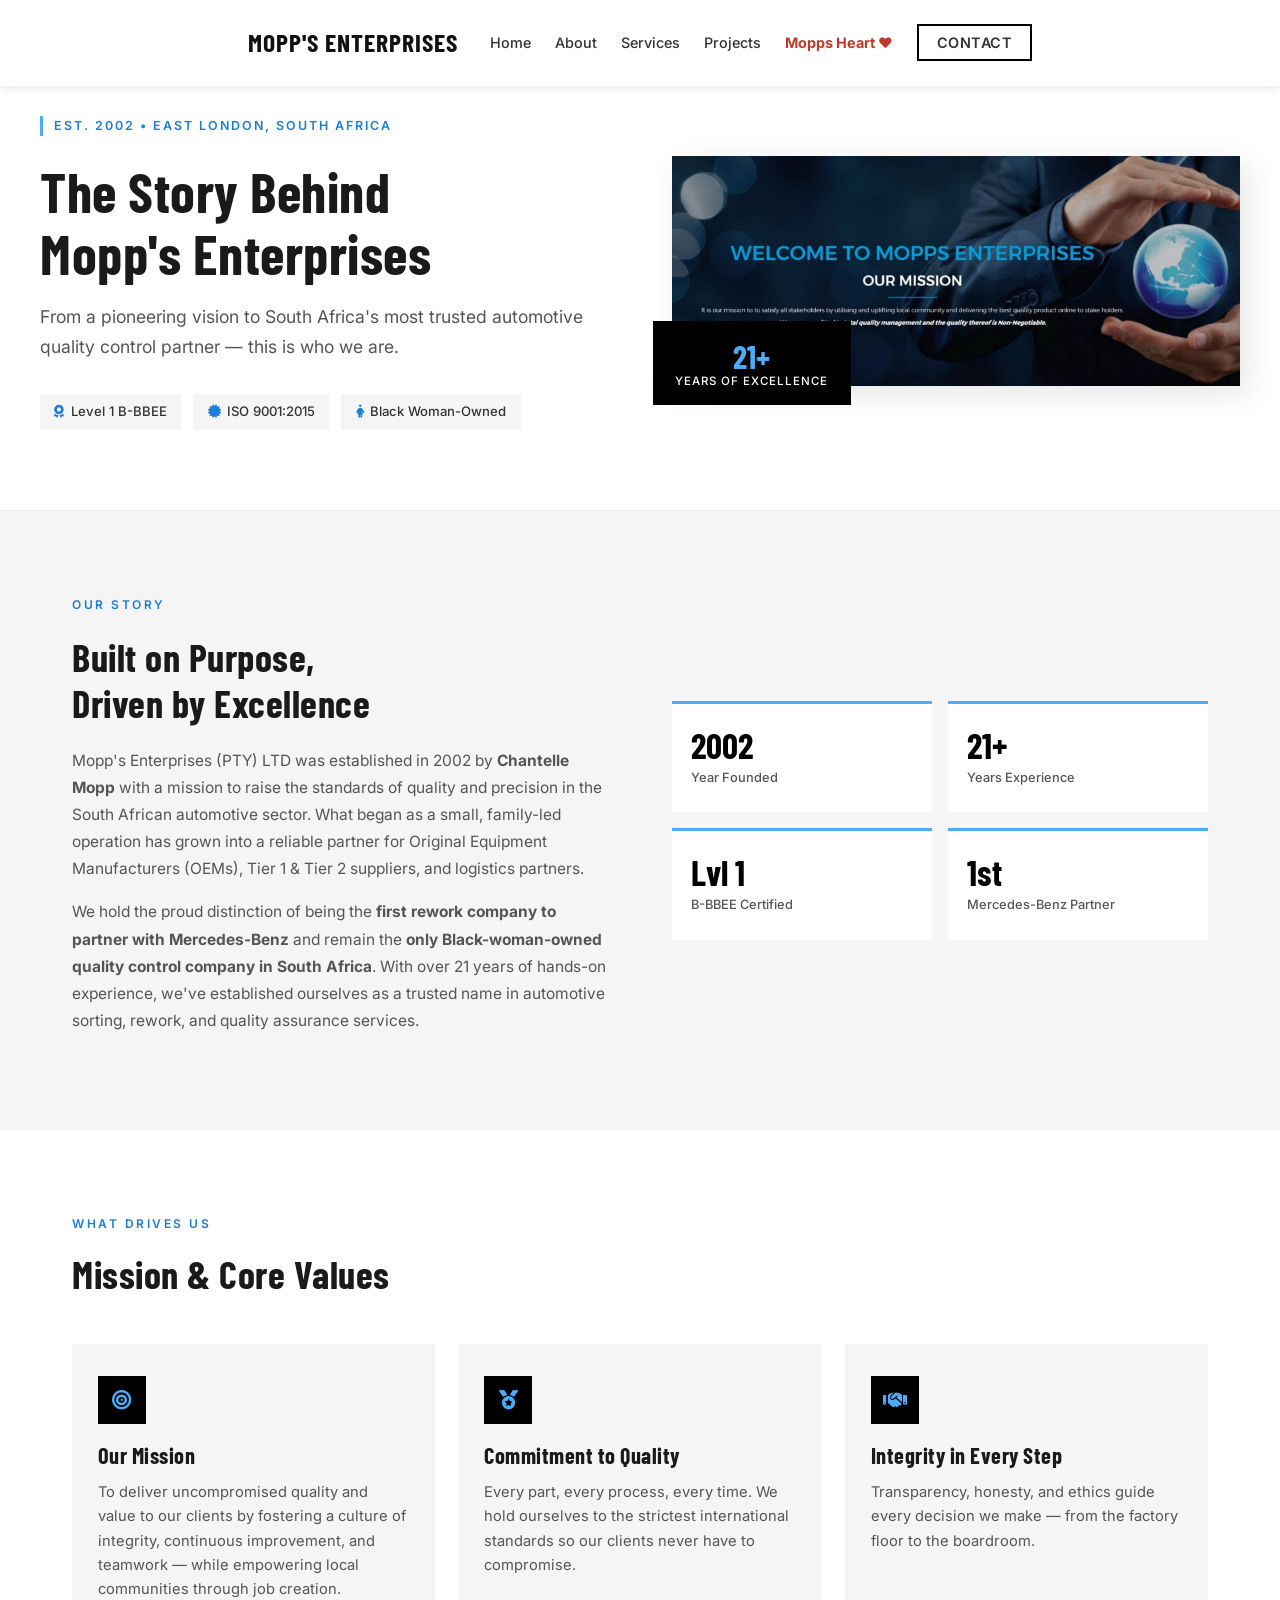
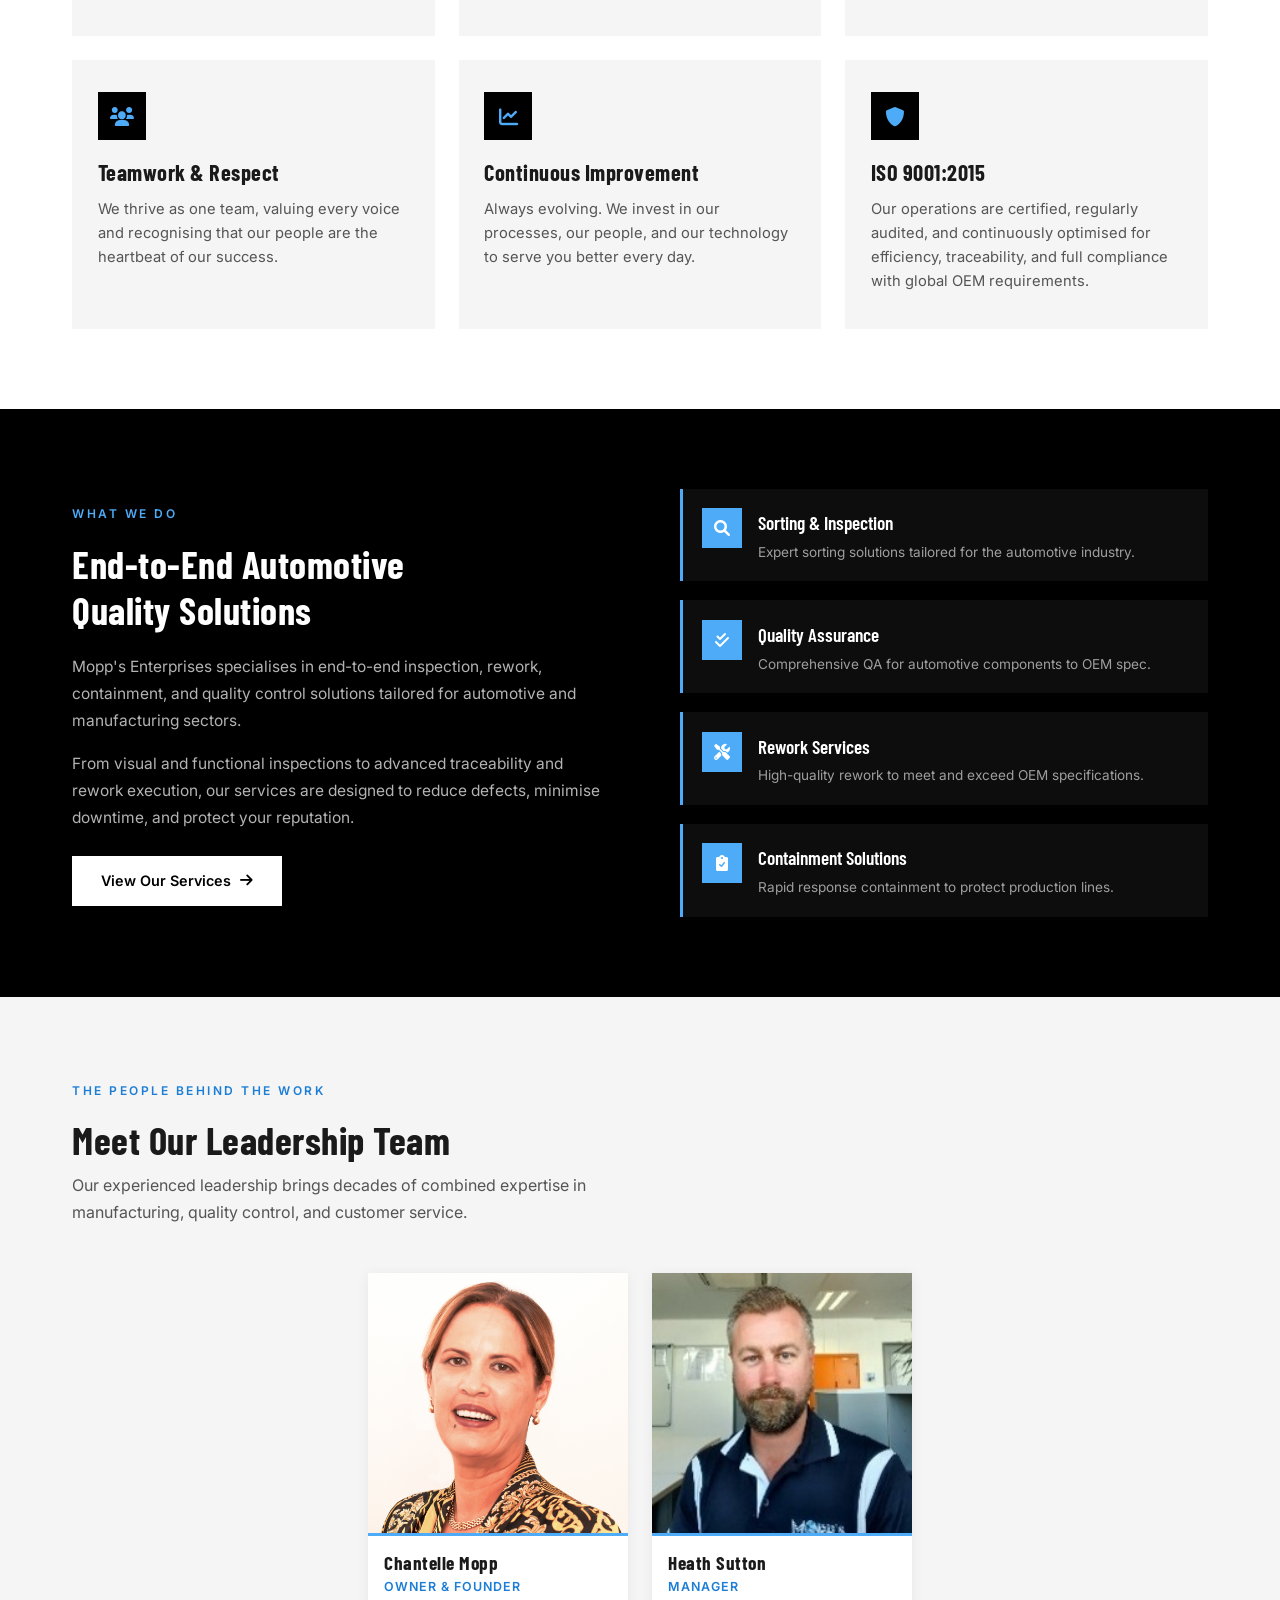
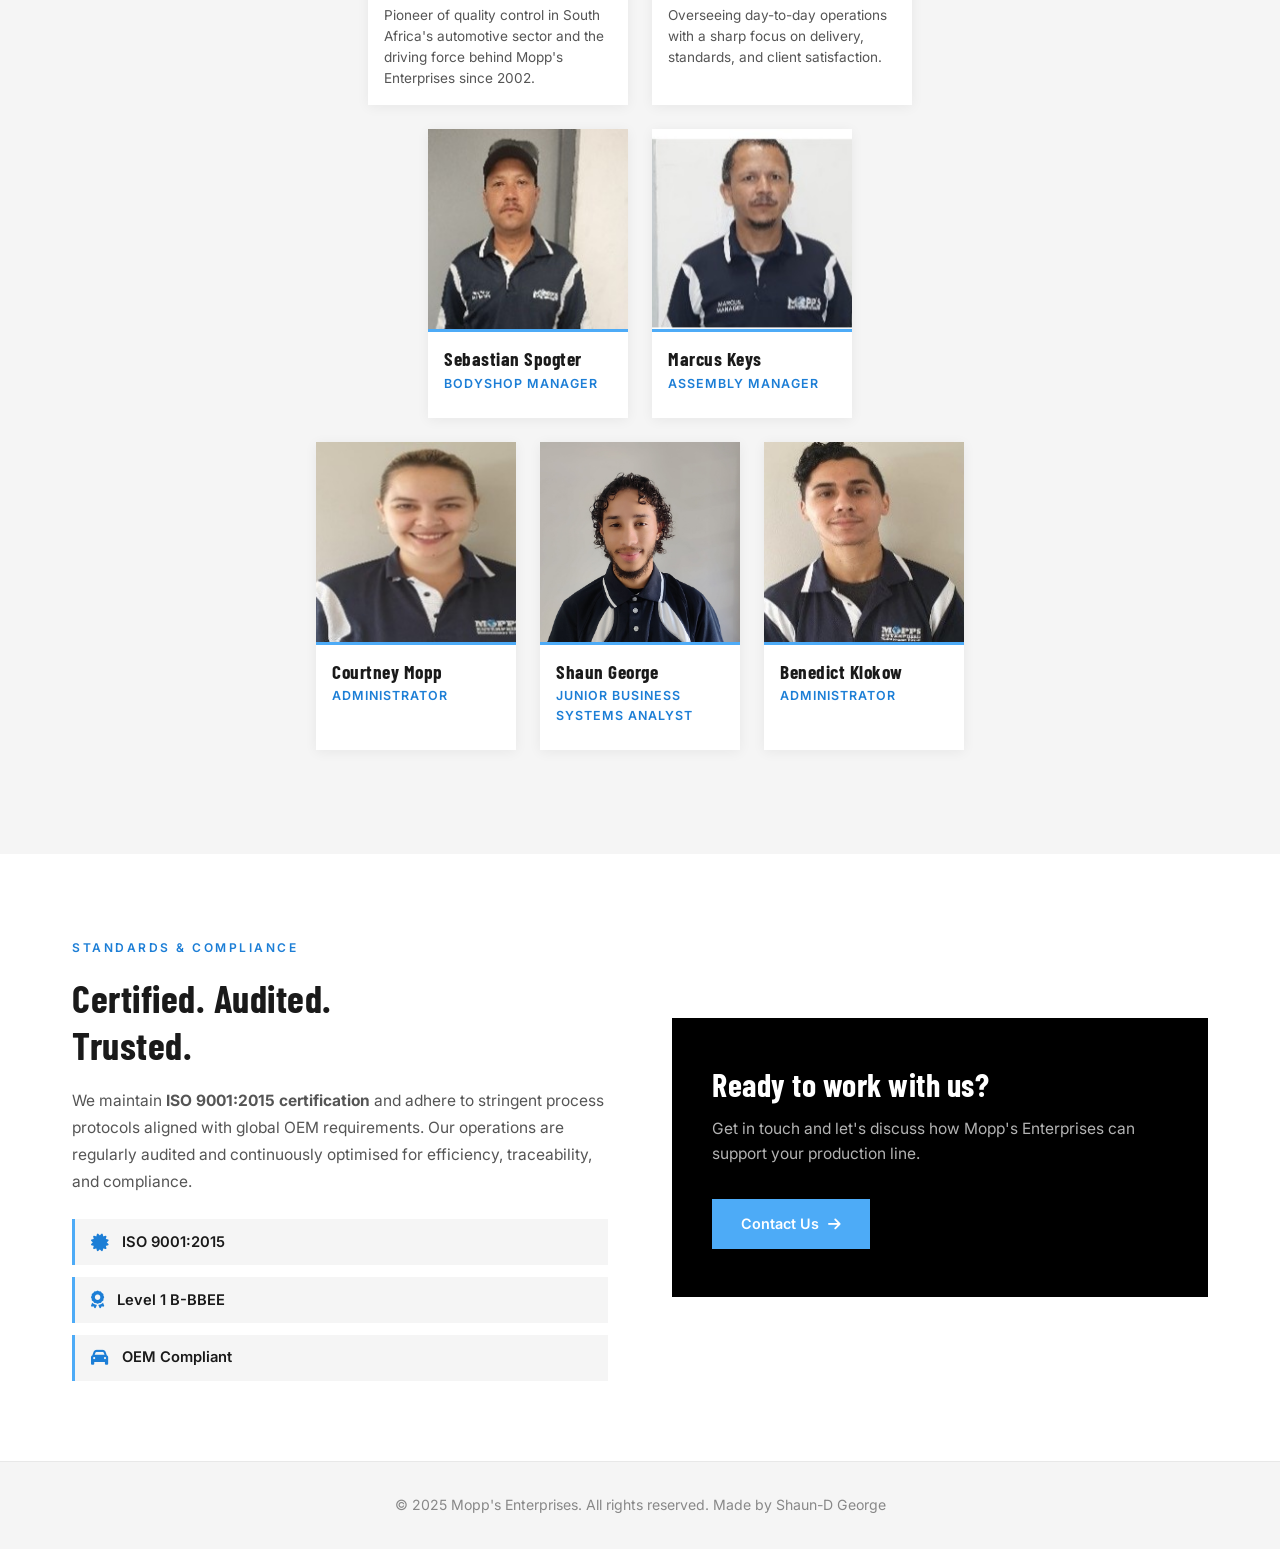
<file: about-mopps.html>
<!DOCTYPE html>
<html lang="en">
<head>
    <meta charset="UTF-8" />
    <meta name="viewport" content="width=device-width, initial-scale=1.0">
    <title>About Us | Mopp's Enterprises</title>

    <link rel="stylesheet" href="/css/style.css">
    <link rel="stylesheet" href="/css/about.css">
    <link rel="stylesheet" href="https://cdnjs.cloudflare.com/ajax/libs/font-awesome/6.0.0-beta3/css/all.min.css">
    <link rel="preconnect" href="https://fonts.googleapis.com">
    <link rel="preconnect" href="https://fonts.gstatic.com" crossorigin>
    <link href="https://fonts.googleapis.com/css2?family=Barlow+Condensed:wght@500;600;700&family=Inter:wght@300;400;500&display=swap" rel="stylesheet">
</head>

<body class="about-page-body">

    <!-- NAV -->
    <nav>
        <div class="logo"><a href="/">MOPP'S ENTERPRISES</a></div>
        <ul>
            <li><a href="/">Home</a></li>
            <li><a href="/index.html#about">About</a></li>
            <li><a href="/index.html#services">Services</a></li>
            <li><a href="/index.html#projects">Projects</a></li>
            <li><a href="charity.html" class="nav-heart-link">Mopps Heart &#10084;&#65039;</a></li>
            <li><a href="/index.html#contact">CONTACT</a></li>
        </ul>
    </nav>

    <!-- ===== HERO ===== -->
    <header class="about-hero">
        <div class="about-hero-inner">
            <div class="about-hero-text fade-in">
                <span class="about-eyebrow">Est. 2002 &bull; East London, South Africa</span>
                <h1>The Story Behind<br>Mopp's Enterprises</h1>
                <p>From a pioneering vision to South Africa's most trusted automotive quality control partner — this is who we are.</p>
                <div class="about-hero-badges">
                    <span><i class="fas fa-award"></i> Level 1 B-BBEE</span>
                    <span><i class="fas fa-certificate"></i> ISO 9001:2015</span>
                    <span><i class="fas fa-female"></i> Black Woman-Owned</span>
                </div>
            </div>
            <div class="about-hero-image fade-in">
                <img src="images/mission.png" alt="Mopp's Enterprises Mission">
                <div class="hero-img-badge">
                    <span class="badge-number">21+</span>
                    <span class="badge-label">Years of Excellence</span>
                </div>
            </div>
        </div>
    </header>

    <!-- ===== OUR STORY ===== -->
    <section class="about-story">
        <div class="about-container">
            <div class="story-grid fade-in">
                <div class="story-text">
                    <span class="section-label">Our Story</span>
                    <h2>Built on Purpose,<br>Driven by Excellence</h2>
                    <p>Mopp's Enterprises (PTY) LTD was established in 2002 by <strong>Chantelle Mopp</strong> with a mission to raise the standards of quality and precision in the South African automotive sector. What began as a small, family-led operation has grown into a reliable partner for Original Equipment Manufacturers (OEMs), Tier 1 &amp; Tier 2 suppliers, and logistics partners.</p>
                    <p>We hold the proud distinction of being the <strong>first rework company to partner with Mercedes-Benz</strong> and remain the <strong>only Black-woman-owned quality control company in South Africa</strong>. With over 21 years of hands-on experience, we've established ourselves as a trusted name in automotive sorting, rework, and quality assurance services.</p>
                </div>
                <div class="story-stats">
                    <div class="stat-card">
                        <span class="stat-num">2002</span>
                        <span class="stat-desc">Year Founded</span>
                    </div>
                    <div class="stat-card">
                        <span class="stat-num">21+</span>
                        <span class="stat-desc">Years Experience</span>
                    </div>
                    <div class="stat-card">
                        <span class="stat-num">Lvl 1</span>
                        <span class="stat-desc">B-BBEE Certified</span>
                    </div>
                    <div class="stat-card">
                        <span class="stat-num">1st</span>
                        <span class="stat-desc">Mercedes-Benz Partner</span>
                    </div>
                </div>
            </div>
        </div>
    </section>

    <!-- ===== MISSION & VALUES ===== -->
    <section class="about-mission">
        <div class="about-container">
            <div class="mission-header fade-in">
                <span class="section-label">What Drives Us</span>
                <h2>Mission &amp; Core Values</h2>
            </div>
            <div class="mission-grid">
                <div class="mission-card fade-in">
                    <div class="mission-icon"><i class="fas fa-bullseye"></i></div>
                    <h3>Our Mission</h3>
                    <p>To deliver uncompromised quality and value to our clients by fostering a culture of integrity, continuous improvement, and teamwork — while empowering local communities through job creation.</p>
                </div>
                <div class="mission-card fade-in">
                    <div class="mission-icon"><i class="fas fa-medal"></i></div>
                    <h3>Commitment to Quality</h3>
                    <p>Every part, every process, every time. We hold ourselves to the strictest international standards so our clients never have to compromise.</p>
                </div>
                <div class="mission-card fade-in">
                    <div class="mission-icon"><i class="fas fa-handshake"></i></div>
                    <h3>Integrity in Every Step</h3>
                    <p>Transparency, honesty, and ethics guide every decision we make — from the factory floor to the boardroom.</p>
                </div>
                <div class="mission-card fade-in">
                    <div class="mission-icon"><i class="fas fa-users"></i></div>
                    <h3>Teamwork &amp; Respect</h3>
                    <p>We thrive as one team, valuing every voice and recognising that our people are the heartbeat of our success.</p>
                </div>
                <div class="mission-card fade-in">
                    <div class="mission-icon"><i class="fas fa-chart-line"></i></div>
                    <h3>Continuous Improvement</h3>
                    <p>Always evolving. We invest in our processes, our people, and our technology to serve you better every day.</p>
                </div>
                <div class="mission-card fade-in">
                    <div class="mission-icon"><i class="fas fa-shield-alt"></i></div>
                    <h3>ISO 9001:2015</h3>
                    <p>Our operations are certified, regularly audited, and continuously optimised for efficiency, traceability, and full compliance with global OEM requirements.</p>
                </div>
            </div>
        </div>
    </section>

    <!-- ===== WHAT WE DO ===== -->
    <section class="about-services">
        <div class="about-container">
            <div class="services-inner fade-in">
                <div class="services-text">
                    <span class="section-label">What We Do</span>
                    <h2>End-to-End Automotive<br>Quality Solutions</h2>
                    <p>Mopp's Enterprises specialises in end-to-end inspection, rework, containment, and quality control solutions tailored for automotive and manufacturing sectors.</p>
                    <p>From visual and functional inspections to advanced traceability and rework execution, our services are designed to reduce defects, minimise downtime, and protect your reputation.</p>
                    <a href="/index.html#services" class="about-cta-btn">View Our Services <i class="fas fa-arrow-right"></i></a>
                </div>
                <div class="services-list">
                    <div class="service-item">
                        <div class="service-item-icon"><i class="fas fa-search"></i></div>
                        <div>
                            <strong>Sorting &amp; Inspection</strong>
                            <p>Expert sorting solutions tailored for the automotive industry.</p>
                        </div>
                    </div>
                    <div class="service-item">
                        <div class="service-item-icon"><i class="fas fa-check-double"></i></div>
                        <div>
                            <strong>Quality Assurance</strong>
                            <p>Comprehensive QA for automotive components to OEM spec.</p>
                        </div>
                    </div>
                    <div class="service-item">
                        <div class="service-item-icon"><i class="fas fa-tools"></i></div>
                        <div>
                            <strong>Rework Services</strong>
                            <p>High-quality rework to meet and exceed OEM specifications.</p>
                        </div>
                    </div>
                    <div class="service-item">
                        <div class="service-item-icon"><i class="fas fa-clipboard-check"></i></div>
                        <div>
                            <strong>Containment Solutions</strong>
                            <p>Rapid response containment to protect production lines.</p>
                        </div>
                    </div>
                </div>
            </div>
        </div>
    </section>

    <!-- ===== TEAM ===== -->
    <section class="about-team">
        <div class="about-container">
            <div class="team-header fade-in">
                <span class="section-label">The People Behind the Work</span>
                <h2>Meet Our Leadership Team</h2>
                <p class="team-intro">Our experienced leadership brings decades of combined expertise in manufacturing, quality control, and customer service.</p>
            </div>

            <!-- Top level -->
            <div class="team-row fade-in">
                <div class="team-card featured">
                    <div class="team-img-wrap">
                        <img src="images/chantelle.jpg" alt="Chantelle Mopp">
                    </div>
                    <div class="team-info">
                        <h3>Chantelle Mopp</h3>
                        <span class="team-role">Owner &amp; Founder</span>
                        <p class="team-bio">Pioneer of quality control in South Africa's automotive sector and the driving force behind Mopp's Enterprises since 2002.</p>
                    </div>
                </div>
                <div class="team-card featured">
                    <div class="team-img-wrap">
                        <img src="images/heath.jpg" alt="Heath Sutton">
                    </div>
                    <div class="team-info">
                        <h3>Heath Sutton</h3>
                        <span class="team-role">Manager</span>
                        <p class="team-bio">Overseeing day-to-day operations with a sharp focus on delivery, standards, and client satisfaction.</p>
                    </div>
                </div>
            </div>

            <!-- Mid level -->
            <div class="team-row fade-in">
                <div class="team-card">
                    <div class="team-img-wrap">
                        <img src="images/sebastian.jpg" alt="Sebastian Spogter">
                    </div>
                    <div class="team-info">
                        <h3>Sebastian Spogter</h3>
                        <span class="team-role">Bodyshop Manager</span>
                    </div>
                </div>
                <div class="team-card">
                    <div class="team-img-wrap">
                        <img src="images/marcus.jpg" alt="Marcus Keys">
                    </div>
                    <div class="team-info">
                        <h3>Marcus Keys</h3>
                        <span class="team-role">Assembly Manager</span>
                    </div>
                </div>
            </div>

            <!-- Lower level -->
            <div class="team-row fade-in">
                <div class="team-card">
                    <div class="team-img-wrap">
                        <img src="images/courtney.jpg" alt="Courtney Mopp">
                    </div>
                    <div class="team-info">
                        <h3>Courtney Mopp</h3>
                        <span class="team-role">Administrator</span>
                    </div>
                </div>
                <div class="team-card">
                    <div class="team-img-wrap">
                        <img src="images/shaun.jpg" alt="Shaun George">
                    </div>
                    <div class="team-info">
                        <h3>Shaun George</h3>
                        <span class="team-role">Junior Business Systems Analyst</span>
                    </div>
                </div>
                <div class="team-card">
                    <div class="team-img-wrap">
                        <img src="images/benedict.jpg" alt="Benedict Klokow">
                    </div>
                    <div class="team-info">
                        <h3>Benedict Klokow</h3>
                        <span class="team-role">Administrator</span>
                    </div>
                </div>
            </div>
        </div>
    </section>

    <!-- ===== CERTIFICATIONS ===== -->
    <section class="about-certs fade-in">
        <div class="about-container">
            <div class="certs-inner">
                <div class="certs-text">
                    <span class="section-label">Standards &amp; Compliance</span>
                    <h2>Certified. Audited.<br>Trusted.</h2>
                    <p>We maintain <strong>ISO 9001:2015 certification</strong> and adhere to stringent process protocols aligned with global OEM requirements. Our operations are regularly audited and continuously optimised for efficiency, traceability, and compliance.</p>
                    <div class="cert-badges">
                        <div class="cert-badge">
                            <i class="fas fa-certificate"></i>
                            <span>ISO 9001:2015</span>
                        </div>
                        <div class="cert-badge">
                            <i class="fas fa-award"></i>
                            <span>Level 1 B-BBEE</span>
                        </div>
                        <div class="cert-badge">
                            <i class="fas fa-car"></i>
                            <span>OEM Compliant</span>
                        </div>
                    </div>
                </div>
                <div class="certs-cta">
                    <div class="cta-card">
                        <h3>Ready to work with us?</h3>
                        <p>Get in touch and let's discuss how Mopp's Enterprises can support your production line.</p>
                        <a href="/index.html#contact" class="about-cta-btn">Contact Us <i class="fas fa-arrow-right"></i></a>
                    </div>
                </div>
            </div>
        </div>
    </section>

    <!-- FOOTER -->
    <footer>
        <p>&copy; 2025 Mopp's Enterprises. All rights reserved. Made by Shaun-D George</p>
    </footer>

    <script src="js/script.js"></script>
</body>
</html>
</file>
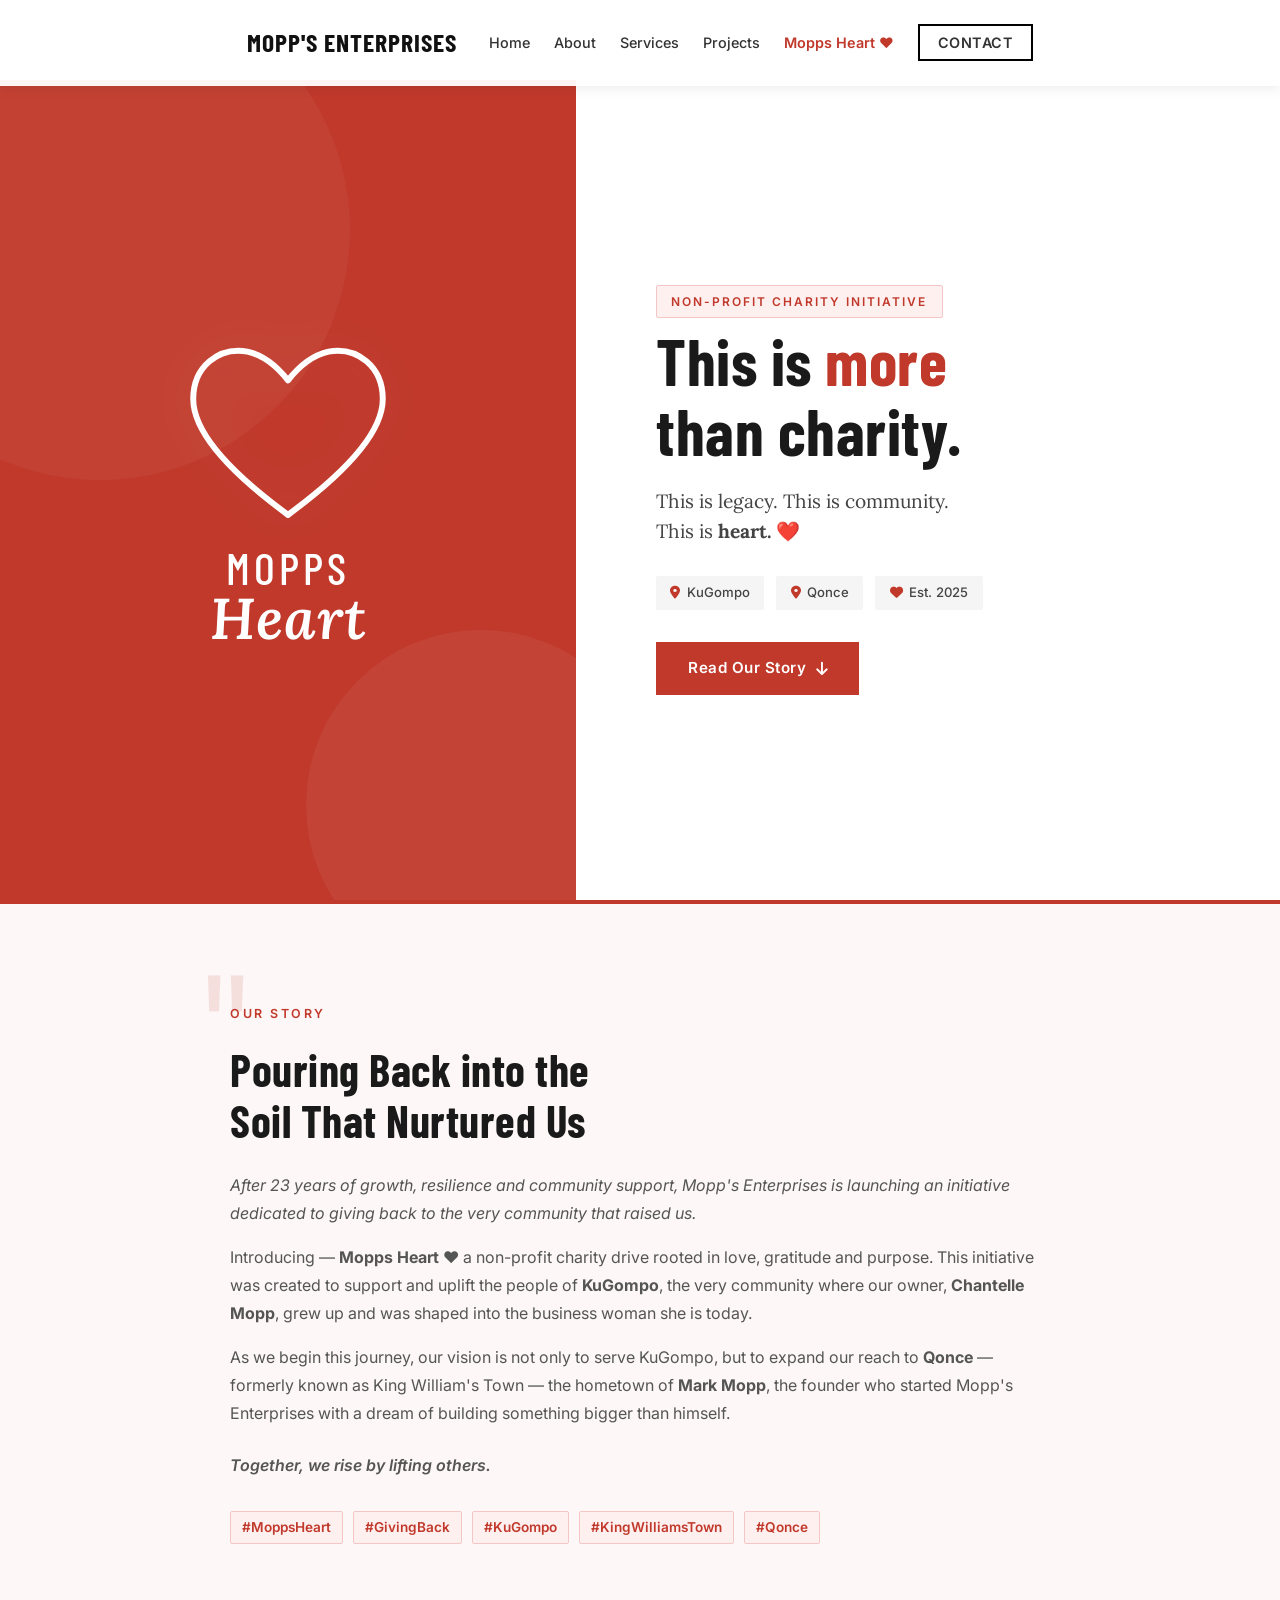
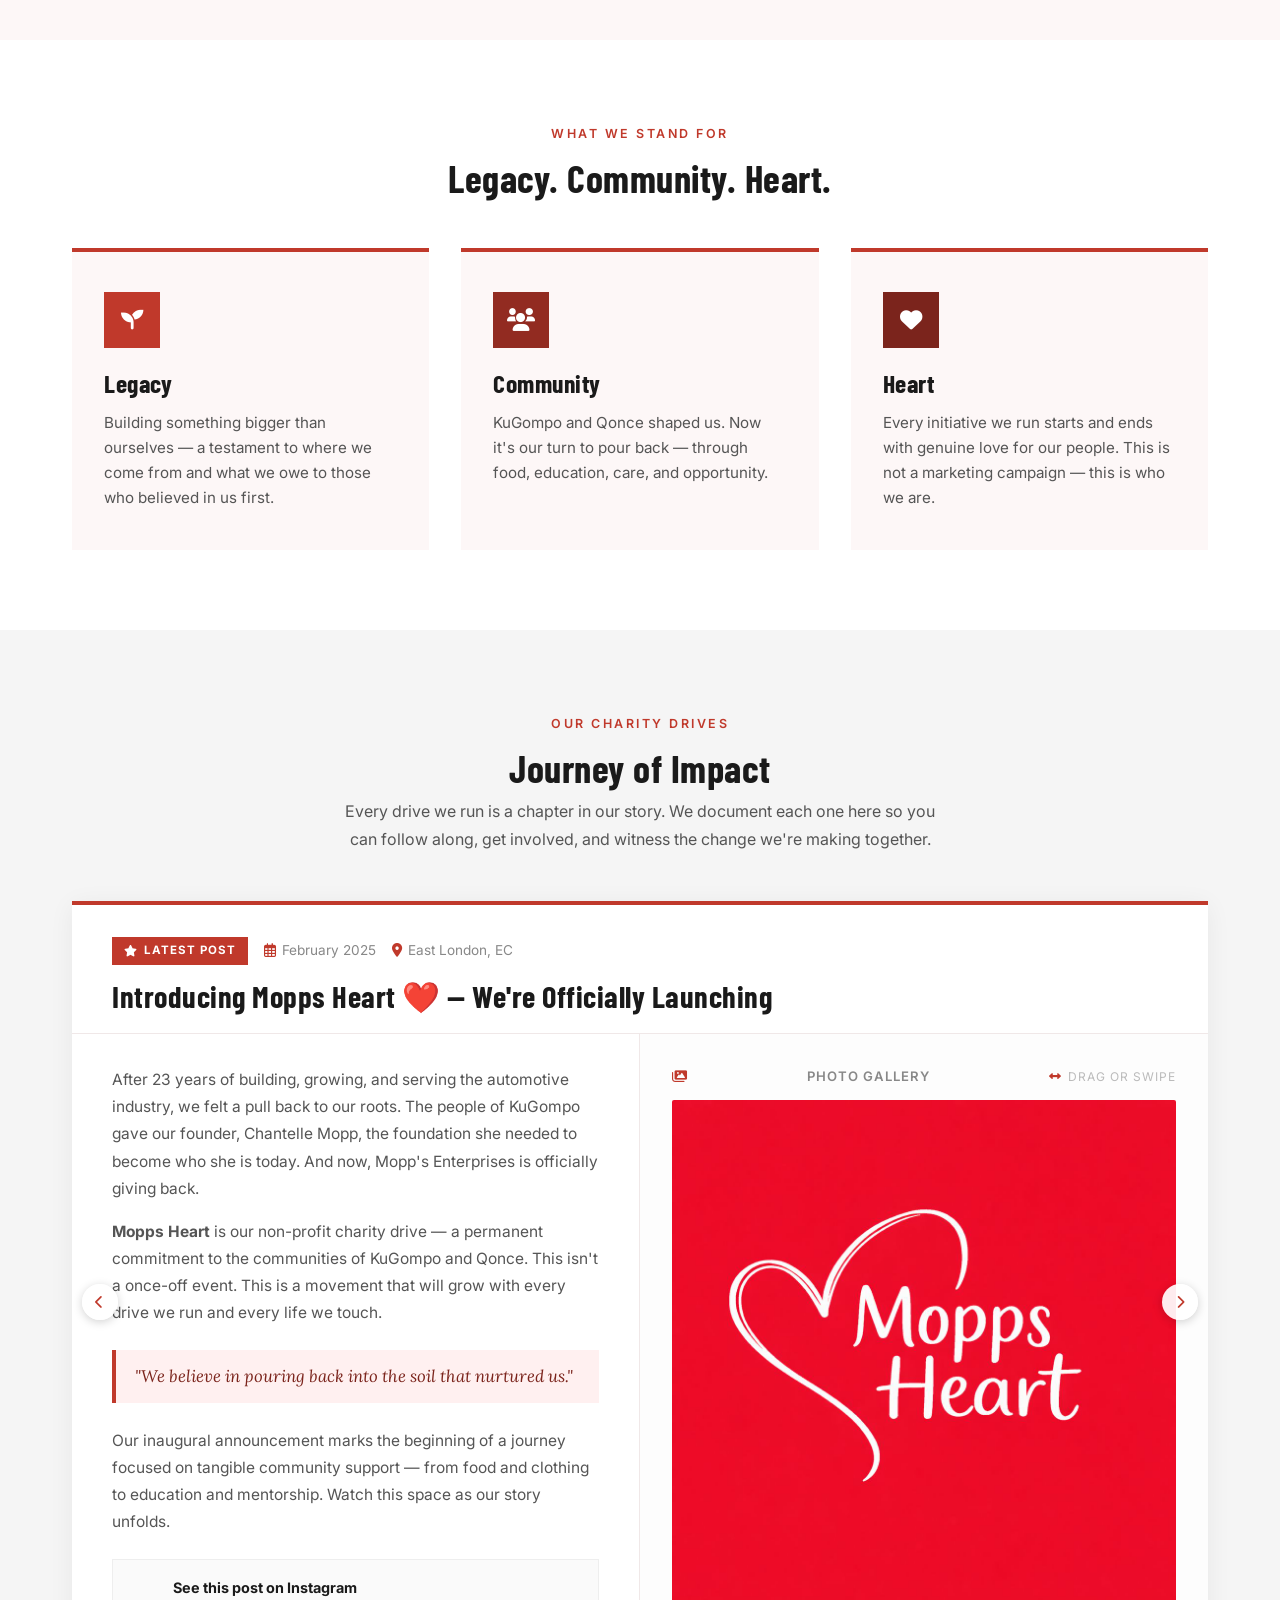
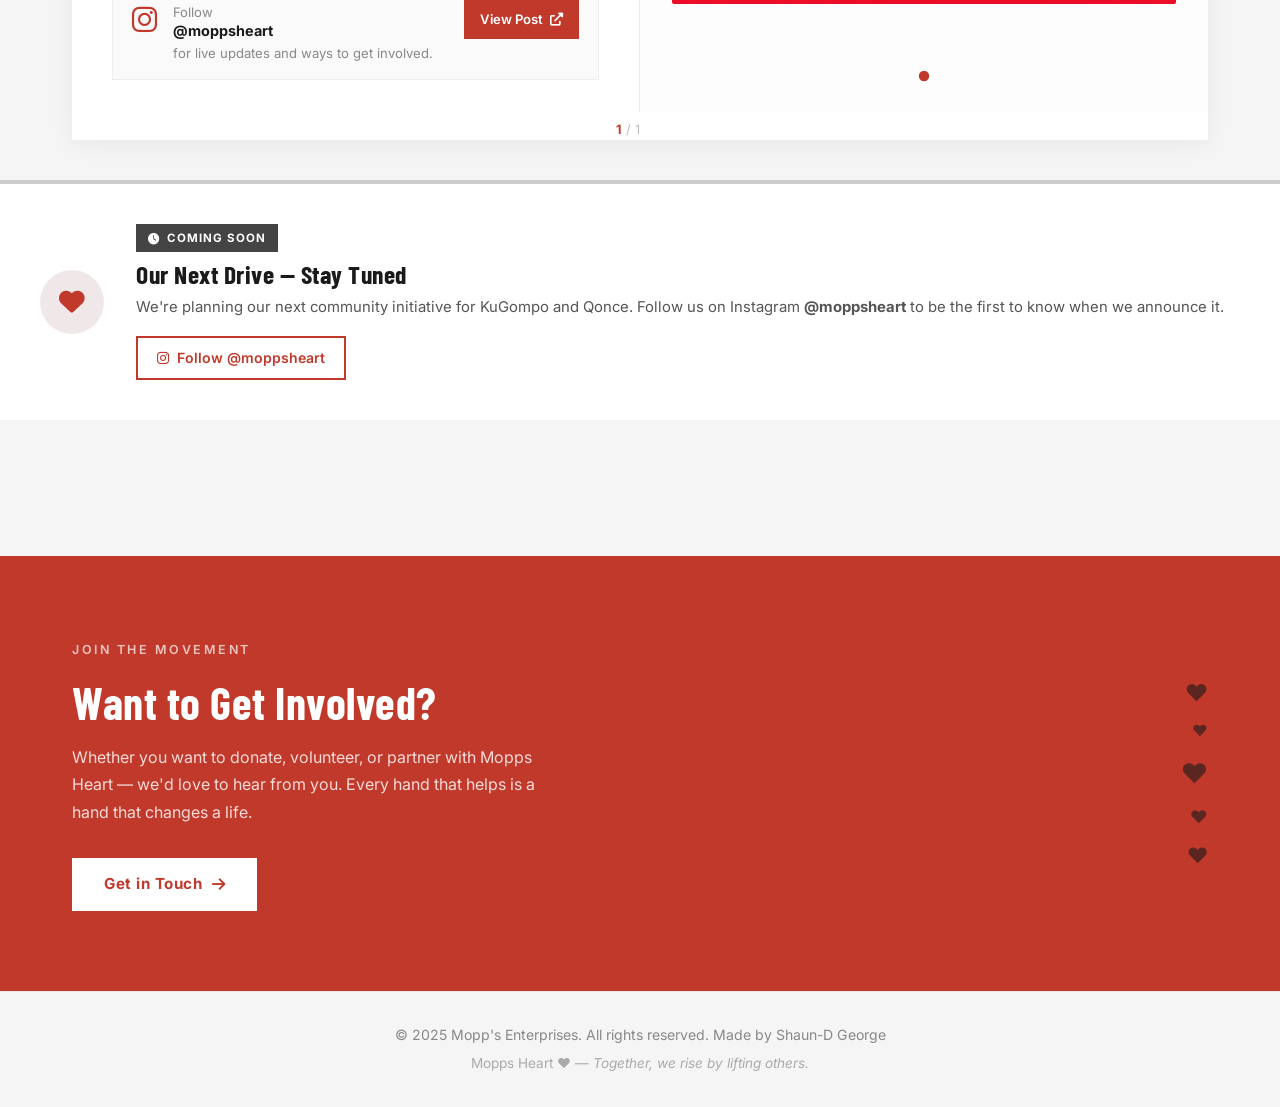
<file: charity.html>
<!DOCTYPE html>
<html lang="en">
<head>
    <meta charset="UTF-8">
    <meta name="viewport" content="width=device-width, initial-scale=1.0">
    <title>Mopps Heart | Non-Profit Charity Drive | Mopp's Enterprises</title>

    <link rel="stylesheet" href="https://cdnjs.cloudflare.com/ajax/libs/font-awesome/6.0.0-beta3/css/all.min.css">
    <link rel="stylesheet" href="css/style.css">
    <link rel="stylesheet" href="css/charity.css">
    <link rel="preconnect" href="https://fonts.googleapis.com">
    <link rel="preconnect" href="https://fonts.gstatic.com" crossorigin>
    <link href="https://fonts.googleapis.com/css2?family=Barlow+Condensed:wght@500;600;700&family=Inter:wght@300;400;500&family=Lora:ital,wght@0,400;0,600;1,400&display=swap" rel="stylesheet">

    <meta name="description" content="Mopps Heart — a non-profit charity drive by Mopp's Enterprises, rooted in love, gratitude and purpose. Supporting the communities of KuGompo and Qonce.">
    <meta property="og:title" content="Mopps Heart | Giving Back to Our Roots">
    <meta property="og:description" content="After 23 years of growth, Mopp's Enterprises gives back to the communities that raised us.">
    <meta property="og:url" content="https://moppsenterprises.co.za/charity.html">
</head>

<body class="charity-page">

    <!-- NAV -->
    <nav id="main-nav">
        <div class="logo"><a href="/">MOPP'S ENTERPRISES</a></div>
        <ul>
            <li><a href="/">Home</a></li>
            <li><a href="/#about">About</a></li>
            <li><a href="/#services">Services</a></li>
            <li><a href="/#projects">Projects</a></li>
            <li><a href="charity.html" class="nav-heart-link">Mopps Heart &#10084;&#65039;</a></li>
            <li><a href="/#contact">CONTACT</a></li>
        </ul>
    </nav>

    <!-- HERO -->
    <header class="charity-hero">
        <div class="hero-red-panel">
            <div class="hero-heart-logo">
                <svg viewBox="0 0 260 260" xmlns="http://www.w3.org/2000/svg" class="heart-svg" aria-hidden="true">
                    <path d="M130,215 C122,208 18,138 18,78 C18,40 48,16 82,22 C100,26 116,38 130,56 C144,38 160,26 178,22 C212,16 242,40 242,78 C242,138 138,208 130,215Z" fill="none" stroke="white" stroke-width="7" stroke-linejoin="round"/>
                </svg>
                <div class="hero-brand-text">
                    <span class="hero-mopps">Mopps</span>
                    <span class="hero-heart-word">Heart</span>
                </div>
            </div>
        </div>
        <div class="hero-content-panel">
            <div class="hero-text-inner fade-in">
                <span class="eyebrow-tag">Non-Profit Charity Initiative</span>
                <h1>This is <em>more</em><br>than charity.</h1>
                <p class="hero-sub">This is legacy. This is community.<br>This is <strong>heart.</strong> &#10084;&#65039;</p>
                <div class="hero-pills">
                    <span><i class="fas fa-map-marker-alt"></i> KuGompo</span>
                    <span><i class="fas fa-map-marker-alt"></i> Qonce</span>
                    <span><i class="fas fa-heart"></i> Est. 2025</span>
                </div>
                <a href="#drives" class="charity-cta-btn">
                    Read Our Story <i class="fas fa-arrow-down"></i>
                </a>
            </div>
        </div>
        <div class="hero-scroll-cue">
            <i class="fas fa-chevron-down"></i>
        </div>
    </header>

    <!-- ORIGIN STORY -->
    <section class="origin-section">
        <div class="charity-container">
            <div class="origin-inner fade-in">
                <div class="origin-deco">"</div>
                <div class="origin-text">
                    <span class="section-eyebrow">Our Story</span>
                    <h2>Pouring Back into the<br>Soil That Nurtured Us</h2>
                    <p class="origin-lead">After 23 years of growth, resilience and community support, Mopp's Enterprises is launching an initiative dedicated to giving back to the very community that raised us.</p>
                    <p>Introducing &#8212; <strong>Mopps Heart</strong> &#10084;&#65039; a non-profit charity drive rooted in love, gratitude and purpose. This initiative was created to support and uplift the people of <strong>KuGompo</strong>, the very community where our owner, <strong>Chantelle Mopp</strong>, grew up and was shaped into the business woman she is today.</p>
                    <p>As we begin this journey, our vision is not only to serve KuGompo, but to expand our reach to <strong>Qonce</strong> &#8212; formerly known as King William's Town &#8212; the hometown of <strong>Mark Mopp</strong>, the founder who started Mopp's Enterprises with a dream of building something bigger than himself.</p>
                    <p class="origin-closing"><em>Together, we rise by lifting others.</em></p>
                </div>
                <div class="origin-tags">
                    <span class="hashtag">#MoppsHeart</span>
                    <span class="hashtag">#GivingBack</span>
                    <span class="hashtag">#KuGompo</span>
                    <span class="hashtag">#KingWilliamsTown</span>
                    <span class="hashtag">#Qonce</span>
                </div>
            </div>
        </div>
    </section>

    <!-- LEGACY PILLARS -->
    <section class="pillars-section">
        <div class="charity-container">
            <div class="pillars-header fade-in">
                <span class="section-eyebrow">What We Stand For</span>
                <h2>Legacy. Community. Heart.</h2>
            </div>
            <div class="pillars-grid">
                <div class="pillar-card fade-in">
                    <div class="pillar-icon">
                        <i class="fas fa-seedling"></i>
                    </div>
                    <h3>Legacy</h3>
                    <p>Building something bigger than ourselves &#8212; a testament to where we come from and what we owe to those who believed in us first.</p>
                </div>
                <div class="pillar-card fade-in">
                    <div class="pillar-icon">
                        <i class="fas fa-users"></i>
                    </div>
                    <h3>Community</h3>
                    <p>KuGompo and Qonce shaped us. Now it's our turn to pour back &#8212; through food, education, care, and opportunity.</p>
                </div>
                <div class="pillar-card fade-in">
                    <div class="pillar-icon">
                        <i class="fas fa-heart"></i>
                    </div>
                    <h3>Heart</h3>
                    <p>Every initiative we run starts and ends with genuine love for our people. This is not a marketing campaign &#8212; this is who we are.</p>
                </div>
            </div>
        </div>
    </section>

    <!-- CHARITY DRIVES BLOG -->
    <section id="drives" class="drives-section">
        <div class="charity-container">
            <div class="drives-header fade-in">
                <span class="section-eyebrow">Our Charity Drives</span>
                <h2>Journey of Impact</h2>
                <p class="drives-intro">Every drive we run is a chapter in our story. We document each one here so you can follow along, get involved, and witness the change we're making together.</p>
            </div>

            <!-- DRIVE POST 1 -->
            <article class="drive-post fade-in">
                <div class="drive-post-header">
                    <div class="drive-meta">
                        <span class="drive-badge badge-new"><i class="fas fa-star"></i> Latest Post</span>
                        <span class="drive-date"><i class="far fa-calendar-alt"></i> February 2025</span>
                        <span class="drive-location"><i class="fas fa-map-marker-alt"></i> East London, EC</span>
                    </div>
                    <h3 class="drive-title">Introducing Mopps Heart &#10084;&#65039; &#8212; We're Officially Launching</h3>
                </div>

                <div class="drive-post-body">
                    <!-- TEXT COL -->
                    <div class="drive-text">
                        <p>After 23 years of building, growing, and serving the automotive industry, we felt a pull back to our roots. The people of KuGompo gave our founder, Chantelle Mopp, the foundation she needed to become who she is today. And now, Mopp's Enterprises is officially giving back.</p>
                        <p><strong>Mopps Heart</strong> is our non-profit charity drive &#8212; a permanent commitment to the communities of KuGompo and Qonce. This isn't a once-off event. This is a movement that will grow with every drive we run and every life we touch.</p>

                        <blockquote class="drive-quote">
                            "We believe in pouring back into the soil that nurtured us."
                        </blockquote>

                        <p>Our inaugural announcement marks the beginning of a journey focused on tangible community support &#8212; from food and clothing to education and mentorship. Watch this space as our story unfolds.</p>

                        <div class="ig-embed-cta">
                            <div class="ig-icon-wrap"><i class="fab fa-instagram"></i></div>
                            <div class="ig-text">
                                <strong>See this post on Instagram</strong>
                                <p>Follow <strong>@moppsheart</strong> for live updates and ways to get involved.</p>
                            </div>
                            <a href="https://www.instagram.com/p/DU7xLxyjeaN/" target="_blank" rel="noopener" class="ig-link-btn">
                                View Post <i class="fas fa-external-link-alt"></i>
                            </a>
                        </div>
                    </div>

                    <!-- GALLERY COL -->
                    <div class="drive-gallery">
                        <div class="gallery-label">
                            <i class="fas fa-images"></i> Photo Gallery
                            <span class="drag-hint"><i class="fas fa-arrows-alt-h"></i> Drag or swipe</span>
                        </div>

                        <div class="carousel" id="carousel-1">
                            <div class="carousel-viewport">
                                <div class="carousel-track" id="track-1">

                                    <div class="carousel-slide">
                                        <div class="slide-img-wrap">
                                            <img src="images/charity-launch.jpeg" alt="Mopps Heart Launch">
                                            </div>
                                        </div>
                                        <p class="slide-cap">The official launch of Mopps Heart &#8212; our non-profit charity initiative.</p>
                                    </div>

                                </div>
                            </div>

                            <button class="c-btn c-prev" aria-label="Previous image"><i class="fas fa-chevron-left"></i></button>
                            <button class="c-btn c-next" aria-label="Next image"><i class="fas fa-chevron-right"></i></button>

                            <div class="c-dots" id="dots-1">
                                <button class="c-dot active" data-idx="0" aria-label="Slide 1"></button>
                            </div>
                        </div>

                        <div class="c-counter">
                            <span class="c-cur">1</span> / <span class="c-tot">1</span>
                        </div>
                    </div>
                </div>
            </article>

            <!-- UPCOMING POST -->
            <article class="drive-post drive-post--upcoming fade-in">
                <div class="upcoming-wrap">
                    <div class="upcoming-icon"><i class="fas fa-heart"></i></div>
                    <div class="upcoming-text">
                        <span class="drive-badge badge-coming"><i class="fas fa-clock"></i> Coming Soon</span>
                        <h3>Our Next Drive &#8212; Stay Tuned</h3>
                        <p>We're planning our next community initiative for KuGompo and Qonce. Follow us on Instagram <strong>@moppsheart</strong> to be the first to know when we announce it.</p>
                        <a href="https://www.instagram.com/p/DU7xLxyjeaN/" target="_blank" rel="noopener" class="ig-follow-btn">
                            <i class="fab fa-instagram"></i> Follow @moppsheart
                        </a>
                    </div>
                </div>
            </article>

        </div>
    </section>

    <!-- GET INVOLVED -->
    <section class="get-involved-section fade-in">
        <div class="charity-container">
            <div class="gi-inner">
                <div class="gi-text">
                    <span class="section-eyebrow" style="color:rgba(255,255,255,0.7);">Join The Movement</span>
                    <h2>Want to Get Involved?</h2>
                    <p>Whether you want to donate, volunteer, or partner with Mopps Heart &#8212; we'd love to hear from you. Every hand that helps is a hand that changes a life.</p>
                    <a href="/#contact" class="charity-cta-btn white-cta-btn">Get in Touch <i class="fas fa-arrow-right"></i></a>
                </div>
                <div class="gi-hearts-wrap">
                    <span class="gi-h" style="--d:0s;--s:1.2">&#10084;&#65039;</span>
                    <span class="gi-h" style="--d:0.3s;--s:0.8">&#10084;&#65039;</span>
                    <span class="gi-h" style="--d:0.6s;--s:1.4">&#10084;&#65039;</span>
                    <span class="gi-h" style="--d:0.9s;--s:0.9">&#10084;&#65039;</span>
                    <span class="gi-h" style="--d:0.15s;--s:1.1">&#10084;&#65039;</span>
                </div>
            </div>
        </div>
    </section>

    <!-- FOOTER -->
    <footer>
        <p>&copy; 2025 Mopp's Enterprises. All rights reserved. Made by Shaun-D George</p>
        <p style="margin-top:0.4rem;font-size:0.85rem;color:#aaa;">
            Mopps Heart &#10084;&#65039; &#8212; <em>Together, we rise by lifting others.</em>
        </p>
    </footer>

    <script src="js/script.js"></script>
    <script src="js/charity.js"></script>
</body>
</html>
</file>
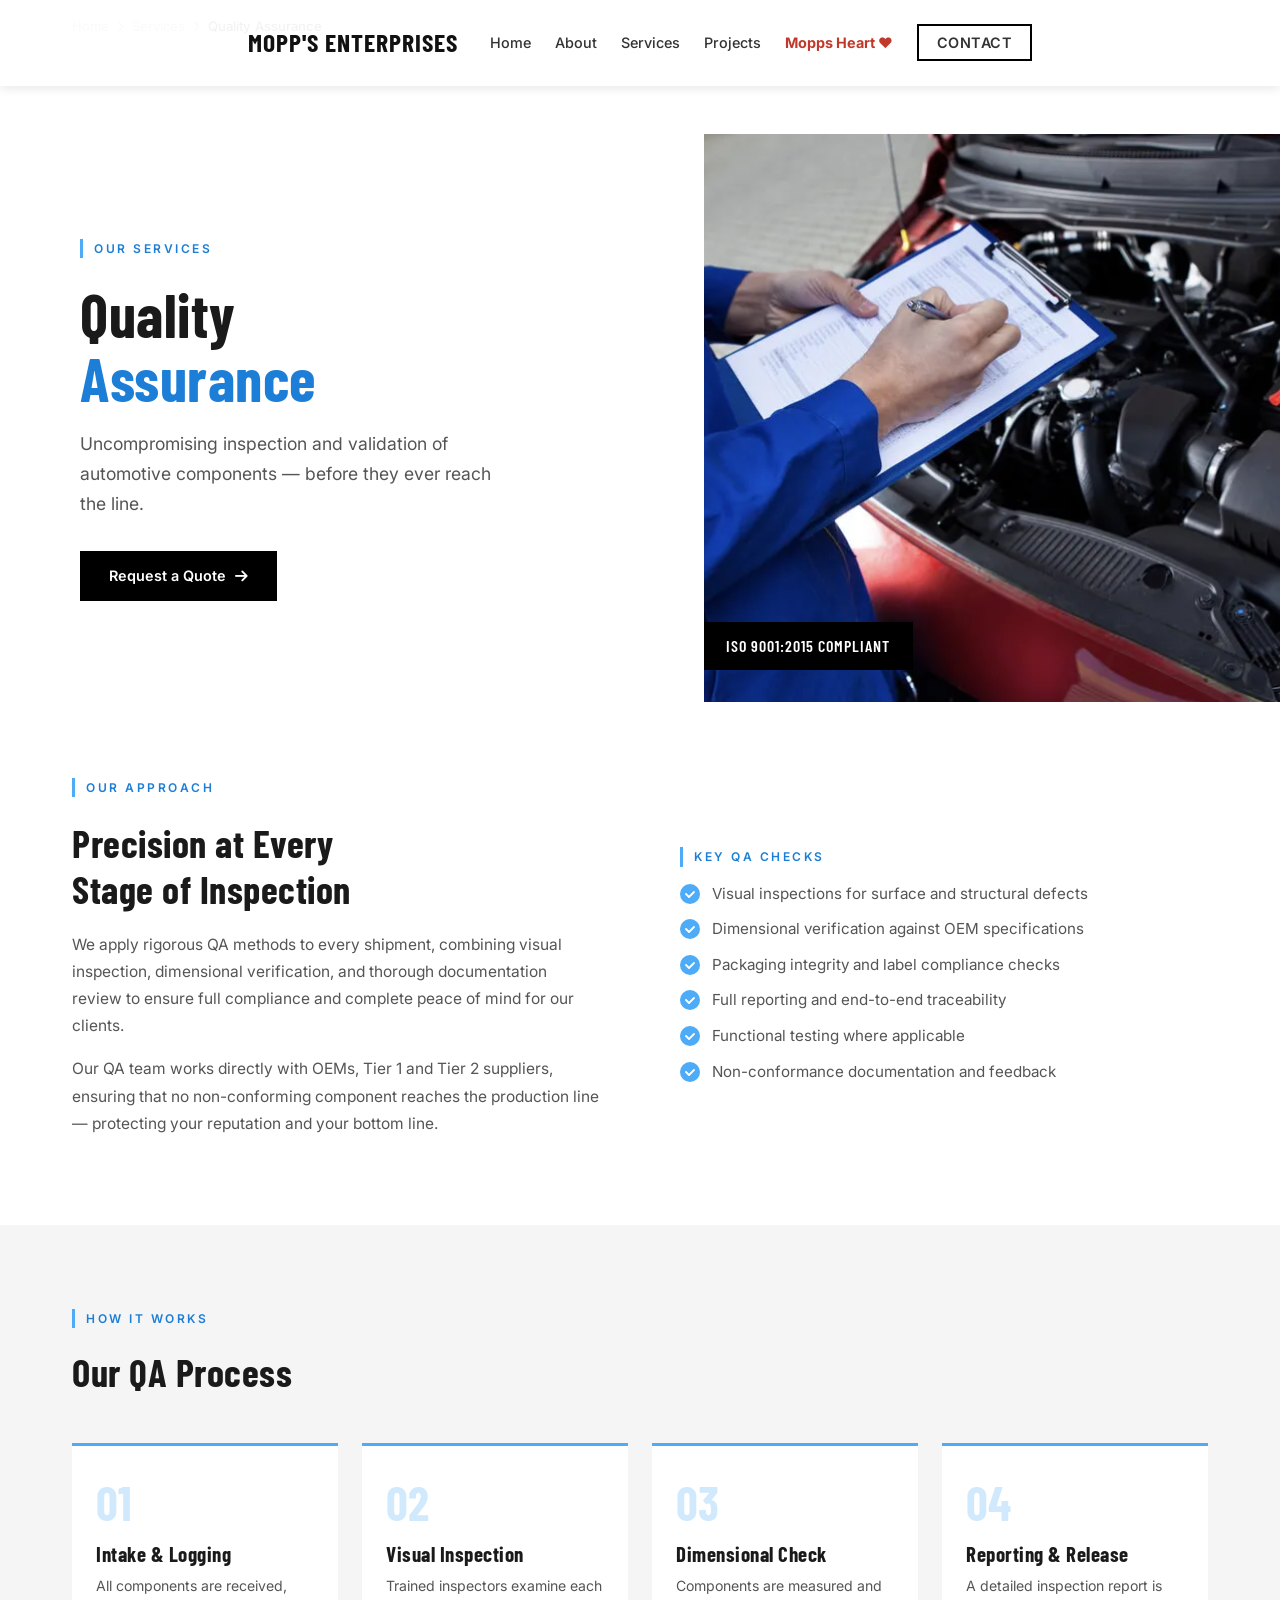
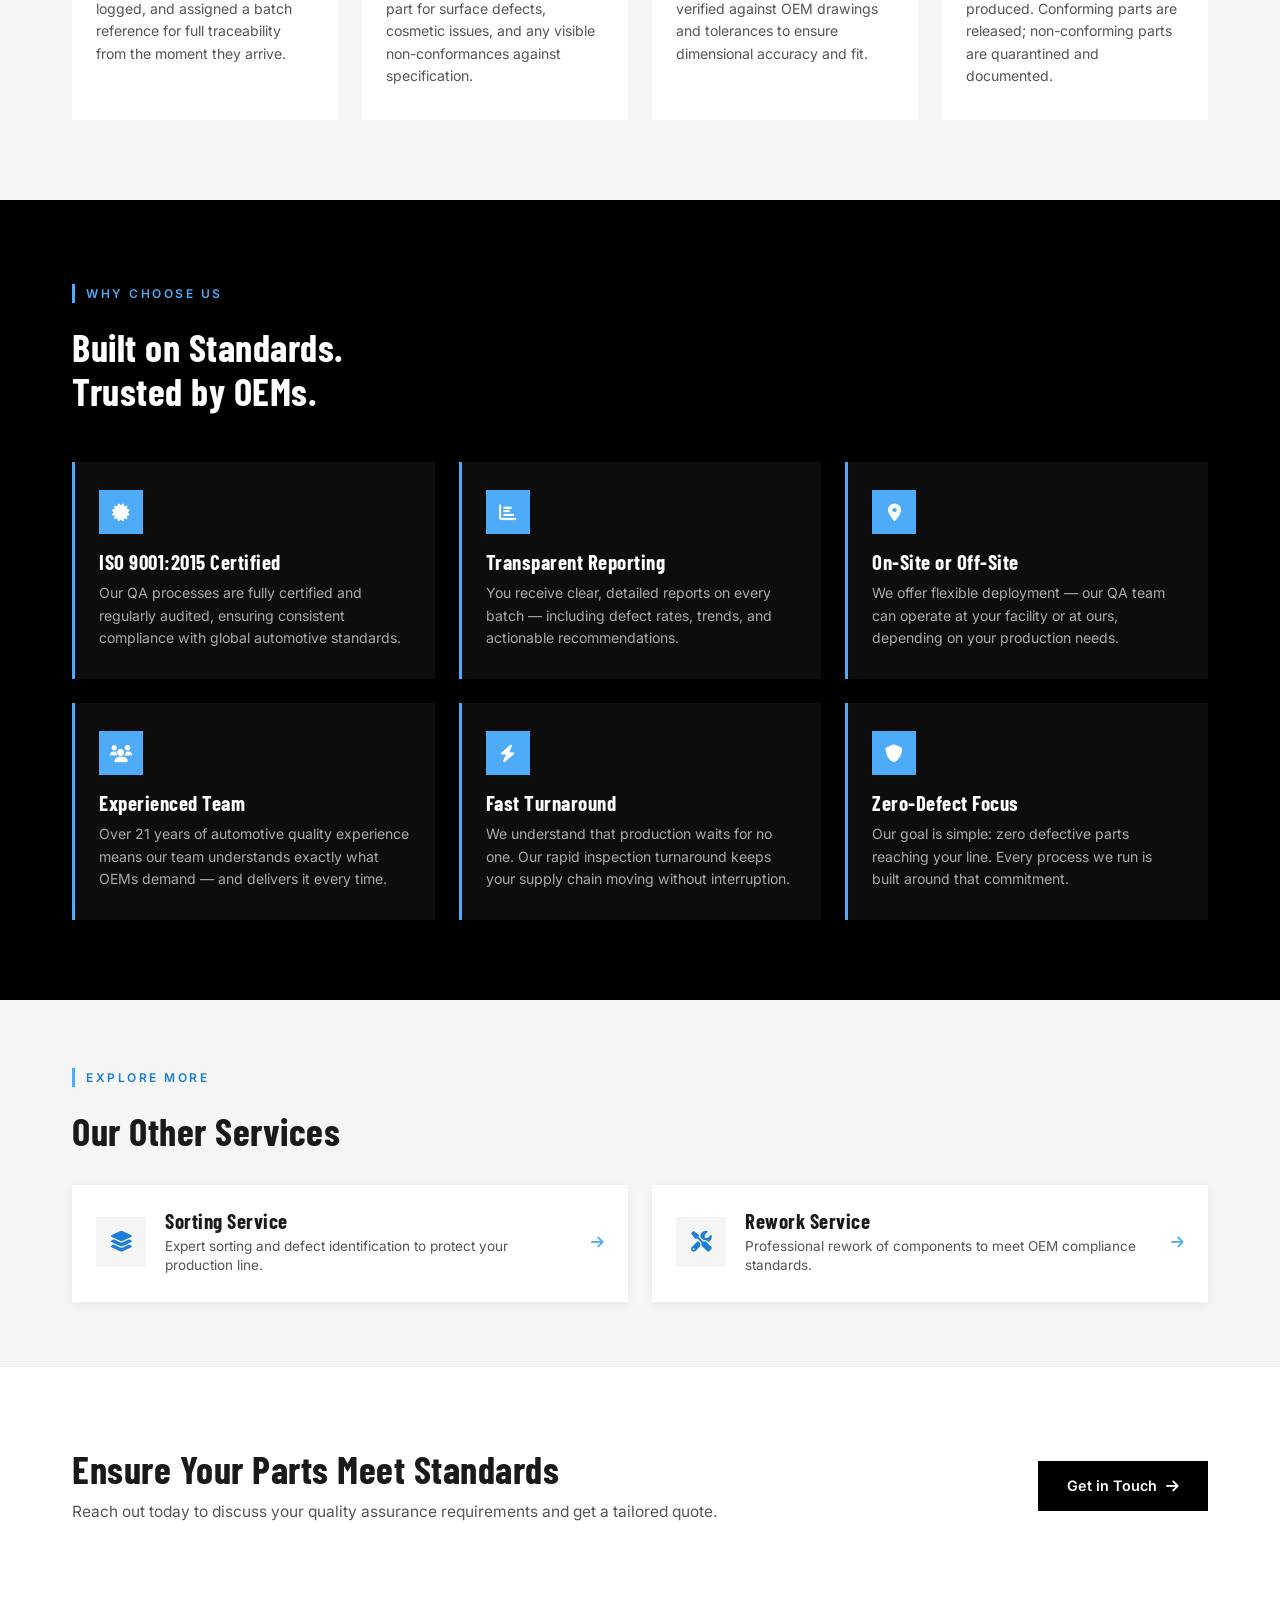
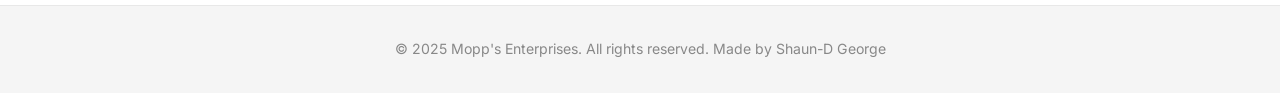
<file: quality-assurance.html>
<!DOCTYPE html>
<html lang="en">
<head>
    <meta charset="UTF-8" />
    <meta name="viewport" content="width=device-width, initial-scale=1.0"/>
    <title>Quality Assurance | Mopp's Enterprises</title>
    <link rel="stylesheet" href="/css/style.css">
    <link rel="stylesheet" href="/css/services.css">
    <link rel="stylesheet" href="https://cdnjs.cloudflare.com/ajax/libs/font-awesome/6.0.0-beta3/css/all.min.css">
    <link rel="preconnect" href="https://fonts.googleapis.com">
    <link rel="preconnect" href="https://fonts.gstatic.com" crossorigin>
    <link href="https://fonts.googleapis.com/css2?family=Barlow+Condensed:wght@500;600;700&family=Inter:wght@300;400;500&display=swap" rel="stylesheet">
    <meta name="description" content="Mopp's Enterprises provides ISO-compliant quality assurance services for the automotive industry, including visual inspection, dimensional verification, and full traceability reporting.">
</head>
<body class="service-page-body">

    <nav>
        <div class="logo"><a href="/">MOPP'S ENTERPRISES</a></div>
        <ul>
            <li><a href="/">Home</a></li>
            <li><a href="/index.html#about">About</a></li>
            <li><a href="/index.html#services">Services</a></li>
            <li><a href="/index.html#projects">Projects</a></li>
            <li><a href="charity.html" class="nav-heart-link">Mopps Heart &#10084;&#65039;</a></li>
            <li><a href="/index.html#contact">CONTACT</a></li>
        </ul>
    </nav>

    <!-- BREADCRUMB -->
    <div class="svc-breadcrumb">
        <div class="svc-breadcrumb-inner">
            <a href="/">Home</a>
            <i class="fas fa-chevron-right"></i>
            <a href="/index.html#services">Services</a>
            <i class="fas fa-chevron-right"></i>
            <span>Quality Assurance</span>
        </div>
    </div>

    <!-- HERO -->
    <header class="svc-hero">
        <div class="svc-hero-content">
            <div class="svc-hero-content-inner fade-in">
                <span class="svc-eyebrow">Our Services</span>
                <h1>Quality<br><em>Assurance</em></h1>
                <p>Uncompromising inspection and validation of automotive components — before they ever reach the line.</p>
                <a href="/index.html#contact" class="svc-cta-btn">Request a Quote <i class="fas fa-arrow-right"></i></a>
            </div>
        </div>
        <div class="svc-hero-image">
            <img src="images/quality.png" alt="Quality Assurance at Mopp's Enterprises">
            <div class="svc-hero-tag">ISO 9001:2015 Compliant</div>
        </div>
    </header>

    <!-- OVERVIEW -->
    <section class="svc-overview">
        <div class="svc-container">
            <div class="svc-overview-grid fade-in">
                <div class="svc-overview-text">
                    <span class="svc-eyebrow">Our Approach</span>
                    <h2>Precision at Every<br>Stage of Inspection</h2>
                    <p>We apply rigorous QA methods to every shipment, combining visual inspection, dimensional verification, and thorough documentation review to ensure full compliance and complete peace of mind for our clients.</p>
                    <p>Our QA team works directly with OEMs, Tier 1 and Tier 2 suppliers, ensuring that no non-conforming component reaches the production line — protecting your reputation and your bottom line.</p>
                </div>
                <div>
                    <span class="svc-eyebrow">Key QA Checks</span>
                    <ul class="svc-checklist">
                        <li>Visual inspections for surface and structural defects</li>
                        <li>Dimensional verification against OEM specifications</li>
                        <li>Packaging integrity and label compliance checks</li>
                        <li>Full reporting and end-to-end traceability</li>
                        <li>Functional testing where applicable</li>
                        <li>Non-conformance documentation and feedback</li>
                    </ul>
                </div>
            </div>
        </div>
    </section>

    <!-- PROCESS -->
    <section class="svc-process">
        <div class="svc-container">
            <div class="svc-section-header fade-in">
                <span class="svc-eyebrow">How It Works</span>
                <h2>Our QA Process</h2>
            </div>
            <div class="svc-steps">
                <div class="svc-step fade-in">
                    <div class="step-num">01</div>
                    <h3>Intake &amp; Logging</h3>
                    <p>All components are received, logged, and assigned a batch reference for full traceability from the moment they arrive.</p>
                </div>
                <div class="svc-step fade-in">
                    <div class="step-num">02</div>
                    <h3>Visual Inspection</h3>
                    <p>Trained inspectors examine each part for surface defects, cosmetic issues, and any visible non-conformances against specification.</p>
                </div>
                <div class="svc-step fade-in">
                    <div class="step-num">03</div>
                    <h3>Dimensional Check</h3>
                    <p>Components are measured and verified against OEM drawings and tolerances to ensure dimensional accuracy and fit.</p>
                </div>
                <div class="svc-step fade-in">
                    <div class="step-num">04</div>
                    <h3>Reporting &amp; Release</h3>
                    <p>A detailed inspection report is produced. Conforming parts are released; non-conforming parts are quarantined and documented.</p>
                </div>
            </div>
        </div>
    </section>

    <!-- WHY US -->
    <section class="svc-why">
        <div class="svc-container">
            <div class="svc-section-header fade-in">
                <span class="svc-eyebrow">Why Choose Us</span>
                <h2>Built on Standards.<br>Trusted by OEMs.</h2>
            </div>
            <div class="svc-why-grid">
                <div class="svc-why-card fade-in">
                    <div class="svc-why-icon"><i class="fas fa-certificate"></i></div>
                    <h3>ISO 9001:2015 Certified</h3>
                    <p>Our QA processes are fully certified and regularly audited, ensuring consistent compliance with global automotive standards.</p>
                </div>
                <div class="svc-why-card fade-in">
                    <div class="svc-why-icon"><i class="fas fa-chart-bar"></i></div>
                    <h3>Transparent Reporting</h3>
                    <p>You receive clear, detailed reports on every batch — including defect rates, trends, and actionable recommendations.</p>
                </div>
                <div class="svc-why-card fade-in">
                    <div class="svc-why-icon"><i class="fas fa-map-marker-alt"></i></div>
                    <h3>On-Site or Off-Site</h3>
                    <p>We offer flexible deployment — our QA team can operate at your facility or at ours, depending on your production needs.</p>
                </div>
                <div class="svc-why-card fade-in">
                    <div class="svc-why-icon"><i class="fas fa-users"></i></div>
                    <h3>Experienced Team</h3>
                    <p>Over 21 years of automotive quality experience means our team understands exactly what OEMs demand — and delivers it every time.</p>
                </div>
                <div class="svc-why-card fade-in">
                    <div class="svc-why-icon"><i class="fas fa-bolt"></i></div>
                    <h3>Fast Turnaround</h3>
                    <p>We understand that production waits for no one. Our rapid inspection turnaround keeps your supply chain moving without interruption.</p>
                </div>
                <div class="svc-why-card fade-in">
                    <div class="svc-why-icon"><i class="fas fa-shield-alt"></i></div>
                    <h3>Zero-Defect Focus</h3>
                    <p>Our goal is simple: zero defective parts reaching your line. Every process we run is built around that commitment.</p>
                </div>
            </div>
        </div>
    </section>

    <!-- OTHER SERVICES -->
    <section class="svc-other">
        <div class="svc-container">
            <div class="svc-section-header fade-in">
                <span class="svc-eyebrow">Explore More</span>
                <h2>Our Other Services</h2>
            </div>
            <div class="svc-other-grid fade-in">
                <a href="sorting-service.html" class="svc-other-card">
                    <div class="svc-other-icon"><i class="fas fa-layer-group"></i></div>
                    <div>
                        <h3>Sorting Service</h3>
                        <p>Expert sorting and defect identification to protect your production line.</p>
                    </div>
                    <i class="fas fa-arrow-right svc-other-arrow"></i>
                </a>
                <a href="rework-service.html" class="svc-other-card">
                    <div class="svc-other-icon"><i class="fas fa-tools"></i></div>
                    <div>
                        <h3>Rework Service</h3>
                        <p>Professional rework of components to meet OEM compliance standards.</p>
                    </div>
                    <i class="fas fa-arrow-right svc-other-arrow"></i>
                </a>
            </div>
        </div>
    </section>

    <!-- CTA -->
    <section class="svc-cta-banner fade-in">
        <div class="svc-container">
            <div class="svc-cta-inner">
                <div>
                    <h2>Ensure Your Parts Meet Standards</h2>
                    <p>Reach out today to discuss your quality assurance requirements and get a tailored quote.</p>
                </div>
                <a href="/index.html#contact" class="svc-cta-btn">Get in Touch <i class="fas fa-arrow-right"></i></a>
            </div>
        </div>
    </section>

    <footer>
        <p>&copy; 2025 Mopp's Enterprises. All rights reserved. Made by Shaun-D George</p>
    </footer>

    <script src="js/script.js"></script>
</body>
</html>
</file>
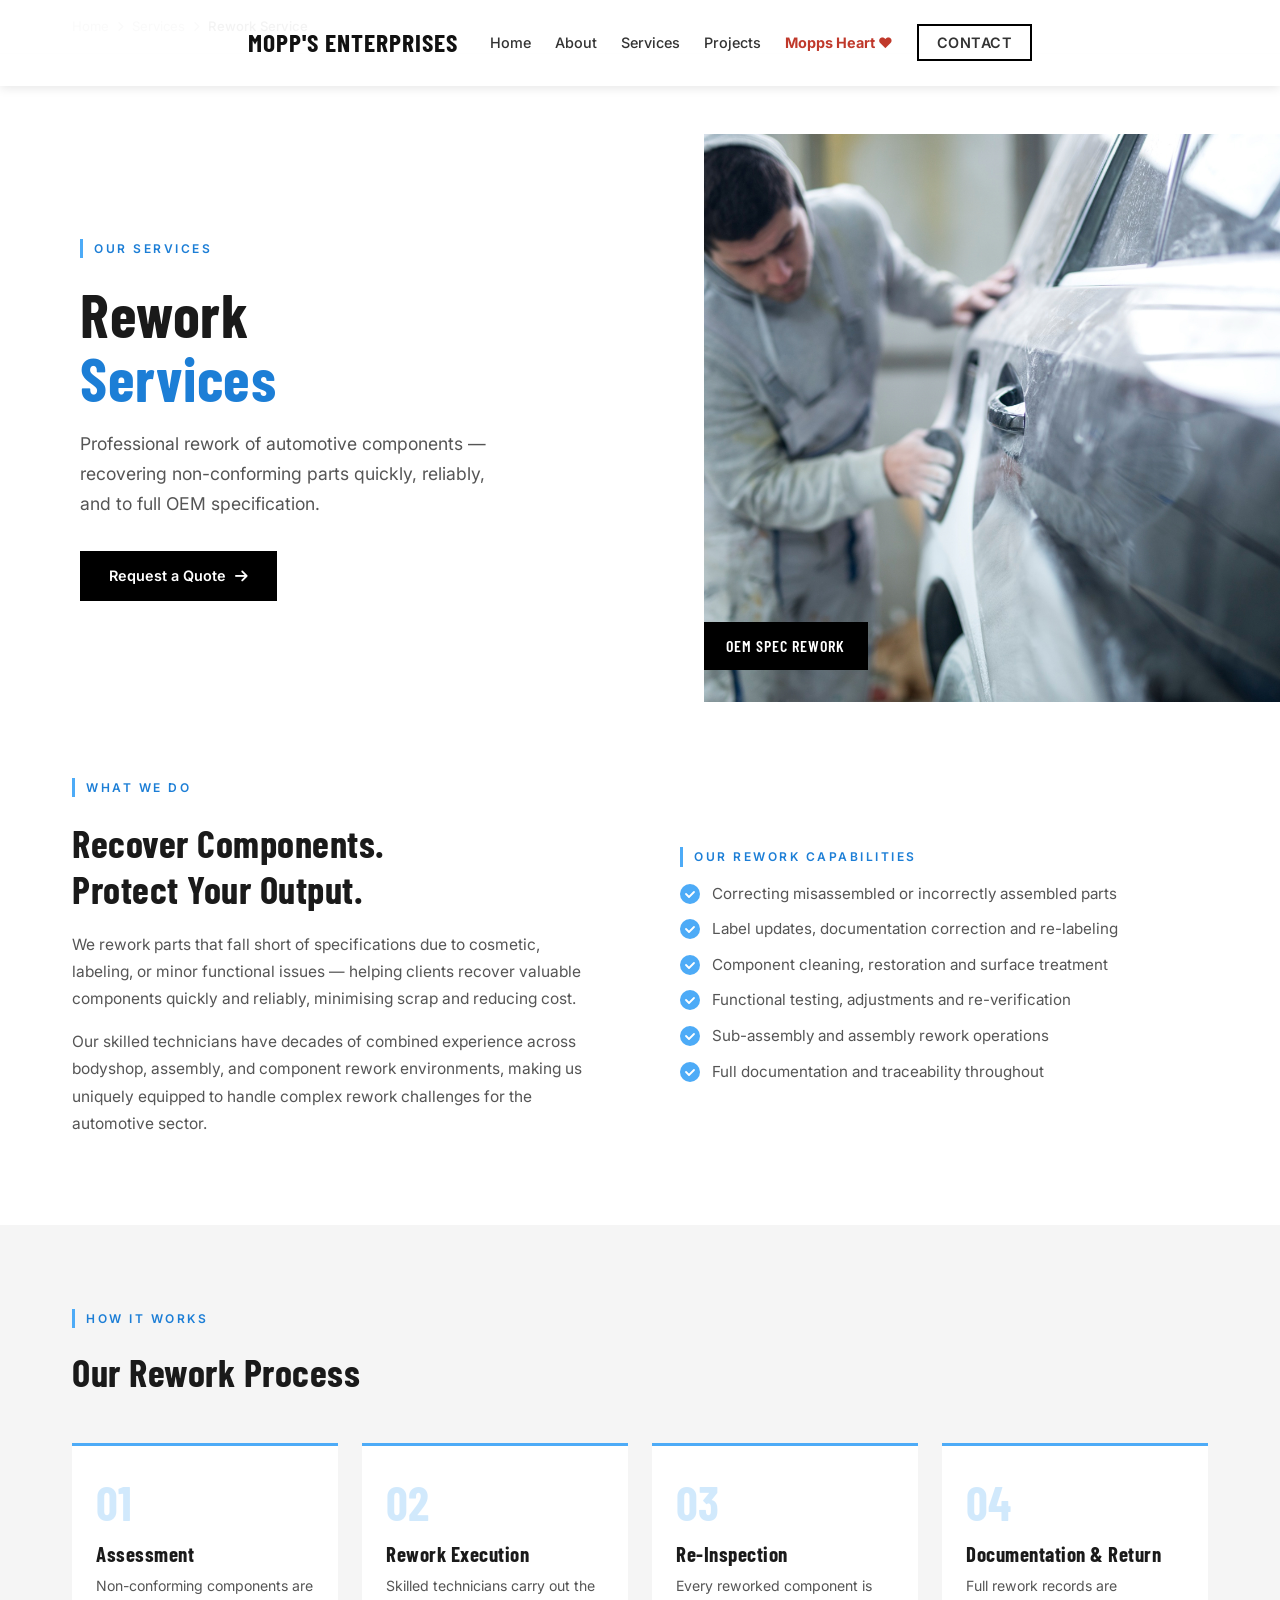
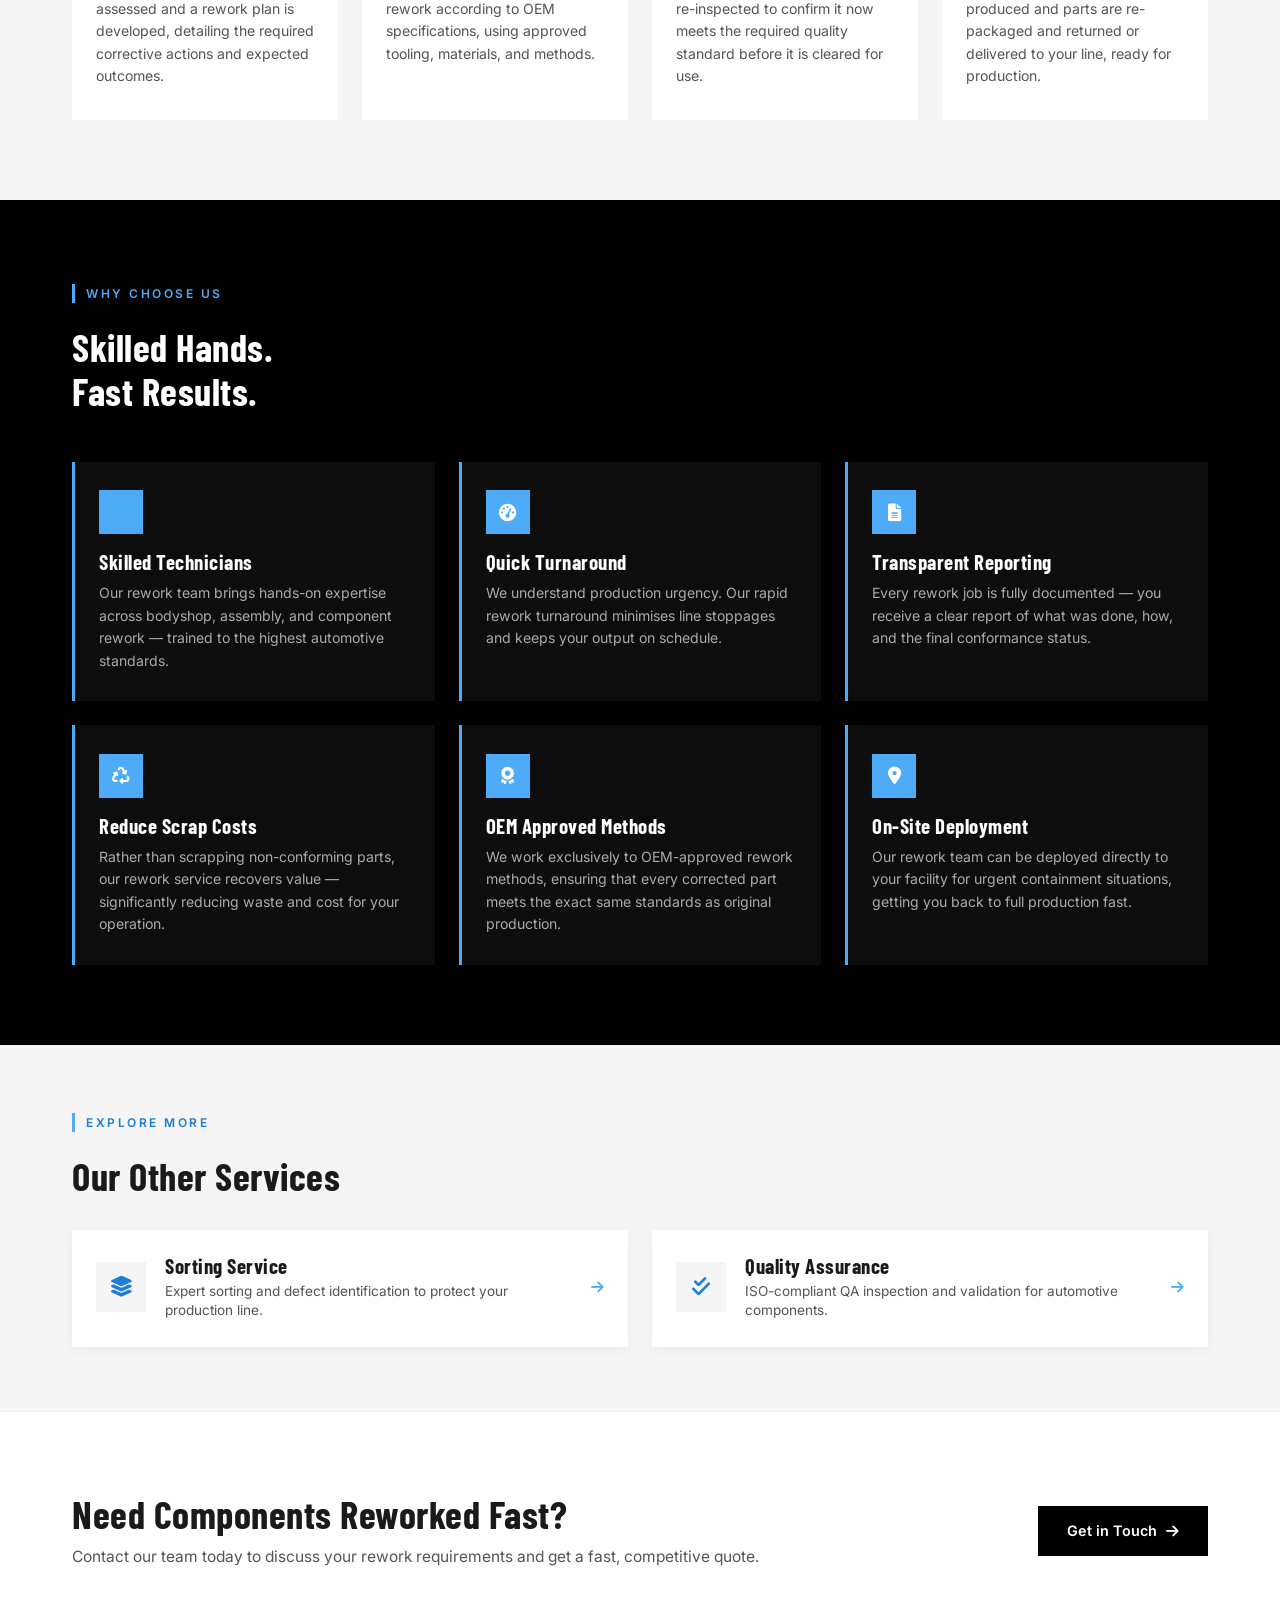
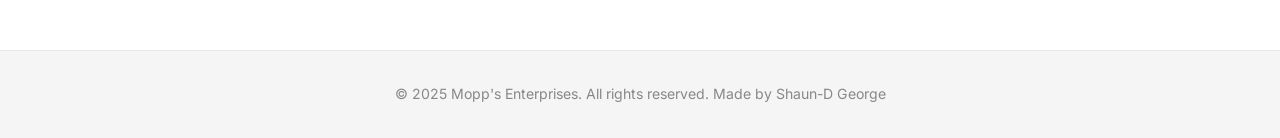
<file: rework-service.html>
<!DOCTYPE html>
<html lang="en">
<head>
    <meta charset="UTF-8" />
    <meta name="viewport" content="width=device-width, initial-scale=1.0"/>
    <title>Rework Services | Mopp's Enterprises</title>
    <link rel="stylesheet" href="/css/style.css">
    <link rel="stylesheet" href="/css/services.css">
    <link rel="stylesheet" href="https://cdnjs.cloudflare.com/ajax/libs/font-awesome/6.0.0-beta3/css/all.min.css">
    <link rel="preconnect" href="https://fonts.googleapis.com">
    <link rel="preconnect" href="https://fonts.gstatic.com" crossorigin>
    <link href="https://fonts.googleapis.com/css2?family=Barlow+Condensed:wght@500;600;700&family=Inter:wght@300;400;500&display=swap" rel="stylesheet">
    <meta name="description" content="Mopp's Enterprises offers professional automotive rework services — correcting misassembled parts, label updates, component restoration, and functional testing to OEM spec.">
</head>
<body class="service-page-body">

    <nav>
        <div class="logo"><a href="/">MOPP'S ENTERPRISES</a></div>
        <ul>
            <li><a href="/">Home</a></li>
            <li><a href="/index.html#about">About</a></li>
            <li><a href="/index.html#services">Services</a></li>
            <li><a href="/index.html#projects">Projects</a></li>
            <li><a href="charity.html" class="nav-heart-link">Mopps Heart &#10084;&#65039;</a></li>
            <li><a href="/index.html#contact">CONTACT</a></li>
        </ul>
    </nav>

    <!-- BREADCRUMB -->
    <div class="svc-breadcrumb">
        <div class="svc-breadcrumb-inner">
            <a href="/">Home</a>
            <i class="fas fa-chevron-right"></i>
            <a href="/index.html#services">Services</a>
            <i class="fas fa-chevron-right"></i>
            <span>Rework Service</span>
        </div>
    </div>

    <!-- HERO -->
    <header class="svc-hero">
        <div class="svc-hero-content">
            <div class="svc-hero-content-inner fade-in">
                <span class="svc-eyebrow">Our Services</span>
                <h1>Rework<br><em>Services</em></h1>
                <p>Professional rework of automotive components — recovering non-conforming parts quickly, reliably, and to full OEM specification.</p>
                <a href="/index.html#contact" class="svc-cta-btn">Request a Quote <i class="fas fa-arrow-right"></i></a>
            </div>
        </div>
        <div class="svc-hero-image">
            <img src="images/workshop.jpg" alt="Rework Services at Mopp's Enterprises">
            <div class="svc-hero-tag">OEM Spec Rework</div>
        </div>
    </header>

    <!-- OVERVIEW -->
    <section class="svc-overview">
        <div class="svc-container">
            <div class="svc-overview-grid fade-in">
                <div class="svc-overview-text">
                    <span class="svc-eyebrow">What We Do</span>
                    <h2>Recover Components.<br>Protect Your Output.</h2>
                    <p>We rework parts that fall short of specifications due to cosmetic, labeling, or minor functional issues — helping clients recover valuable components quickly and reliably, minimising scrap and reducing cost.</p>
                    <p>Our skilled technicians have decades of combined experience across bodyshop, assembly, and component rework environments, making us uniquely equipped to handle complex rework challenges for the automotive sector.</p>
                </div>
                <div>
                    <span class="svc-eyebrow">Our Rework Capabilities</span>
                    <ul class="svc-checklist">
                        <li>Correcting misassembled or incorrectly assembled parts</li>
                        <li>Label updates, documentation correction and re-labeling</li>
                        <li>Component cleaning, restoration and surface treatment</li>
                        <li>Functional testing, adjustments and re-verification</li>
                        <li>Sub-assembly and assembly rework operations</li>
                        <li>Full documentation and traceability throughout</li>
                    </ul>
                </div>
            </div>
        </div>
    </section>

    <!-- PROCESS -->
    <section class="svc-process">
        <div class="svc-container">
            <div class="svc-section-header fade-in">
                <span class="svc-eyebrow">How It Works</span>
                <h2>Our Rework Process</h2>
            </div>
            <div class="svc-steps">
                <div class="svc-step fade-in">
                    <div class="step-num">01</div>
                    <h3>Assessment</h3>
                    <p>Non-conforming components are assessed and a rework plan is developed, detailing the required corrective actions and expected outcomes.</p>
                </div>
                <div class="svc-step fade-in">
                    <div class="step-num">02</div>
                    <h3>Rework Execution</h3>
                    <p>Skilled technicians carry out the rework according to OEM specifications, using approved tooling, materials, and methods.</p>
                </div>
                <div class="svc-step fade-in">
                    <div class="step-num">03</div>
                    <h3>Re-Inspection</h3>
                    <p>Every reworked component is re-inspected to confirm it now meets the required quality standard before it is cleared for use.</p>
                </div>
                <div class="svc-step fade-in">
                    <div class="step-num">04</div>
                    <h3>Documentation &amp; Return</h3>
                    <p>Full rework records are produced and parts are re-packaged and returned or delivered to your line, ready for production.</p>
                </div>
            </div>
        </div>
    </section>

    <!-- WHY US -->
    <section class="svc-why">
        <div class="svc-container">
            <div class="svc-section-header fade-in">
                <span class="svc-eyebrow">Why Choose Us</span>
                <h2>Skilled Hands.<br>Fast Results.</h2>
            </div>
            <div class="svc-why-grid">
                <div class="svc-why-card fade-in">
                    <div class="svc-why-icon"><i class="fas fa-user-hard-hat"></i></div>
                    <h3>Skilled Technicians</h3>
                    <p>Our rework team brings hands-on expertise across bodyshop, assembly, and component rework — trained to the highest automotive standards.</p>
                </div>
                <div class="svc-why-card fade-in">
                    <div class="svc-why-icon"><i class="fas fa-tachometer-alt"></i></div>
                    <h3>Quick Turnaround</h3>
                    <p>We understand production urgency. Our rapid rework turnaround minimises line stoppages and keeps your output on schedule.</p>
                </div>
                <div class="svc-why-card fade-in">
                    <div class="svc-why-icon"><i class="fas fa-file-alt"></i></div>
                    <h3>Transparent Reporting</h3>
                    <p>Every rework job is fully documented — you receive a clear report of what was done, how, and the final conformance status.</p>
                </div>
                <div class="svc-why-card fade-in">
                    <div class="svc-why-icon"><i class="fas fa-recycle"></i></div>
                    <h3>Reduce Scrap Costs</h3>
                    <p>Rather than scrapping non-conforming parts, our rework service recovers value — significantly reducing waste and cost for your operation.</p>
                </div>
                <div class="svc-why-card fade-in">
                    <div class="svc-why-icon"><i class="fas fa-award"></i></div>
                    <h3>OEM Approved Methods</h3>
                    <p>We work exclusively to OEM-approved rework methods, ensuring that every corrected part meets the exact same standards as original production.</p>
                </div>
                <div class="svc-why-card fade-in">
                    <div class="svc-why-icon"><i class="fas fa-map-marker-alt"></i></div>
                    <h3>On-Site Deployment</h3>
                    <p>Our rework team can be deployed directly to your facility for urgent containment situations, getting you back to full production fast.</p>
                </div>
            </div>
        </div>
    </section>

    <!-- OTHER SERVICES -->
    <section class="svc-other">
        <div class="svc-container">
            <div class="svc-section-header fade-in">
                <span class="svc-eyebrow">Explore More</span>
                <h2>Our Other Services</h2>
            </div>
            <div class="svc-other-grid fade-in">
                <a href="sorting-service.html" class="svc-other-card">
                    <div class="svc-other-icon"><i class="fas fa-layer-group"></i></div>
                    <div>
                        <h3>Sorting Service</h3>
                        <p>Expert sorting and defect identification to protect your production line.</p>
                    </div>
                    <i class="fas fa-arrow-right svc-other-arrow"></i>
                </a>
                <a href="quality-assurance.html" class="svc-other-card">
                    <div class="svc-other-icon"><i class="fas fa-check-double"></i></div>
                    <div>
                        <h3>Quality Assurance</h3>
                        <p>ISO-compliant QA inspection and validation for automotive components.</p>
                    </div>
                    <i class="fas fa-arrow-right svc-other-arrow"></i>
                </a>
            </div>
        </div>
    </section>

    <!-- CTA -->
    <section class="svc-cta-banner fade-in">
        <div class="svc-container">
            <div class="svc-cta-inner">
                <div>
                    <h2>Need Components Reworked Fast?</h2>
                    <p>Contact our team today to discuss your rework requirements and get a fast, competitive quote.</p>
                </div>
                <a href="/index.html#contact" class="svc-cta-btn">Get in Touch <i class="fas fa-arrow-right"></i></a>
            </div>
        </div>
    </section>

    <footer>
        <p>&copy; 2025 Mopp's Enterprises. All rights reserved. Made by Shaun-D George</p>
    </footer>

    <script src="js/script.js"></script>
</body>
</html>
</file>
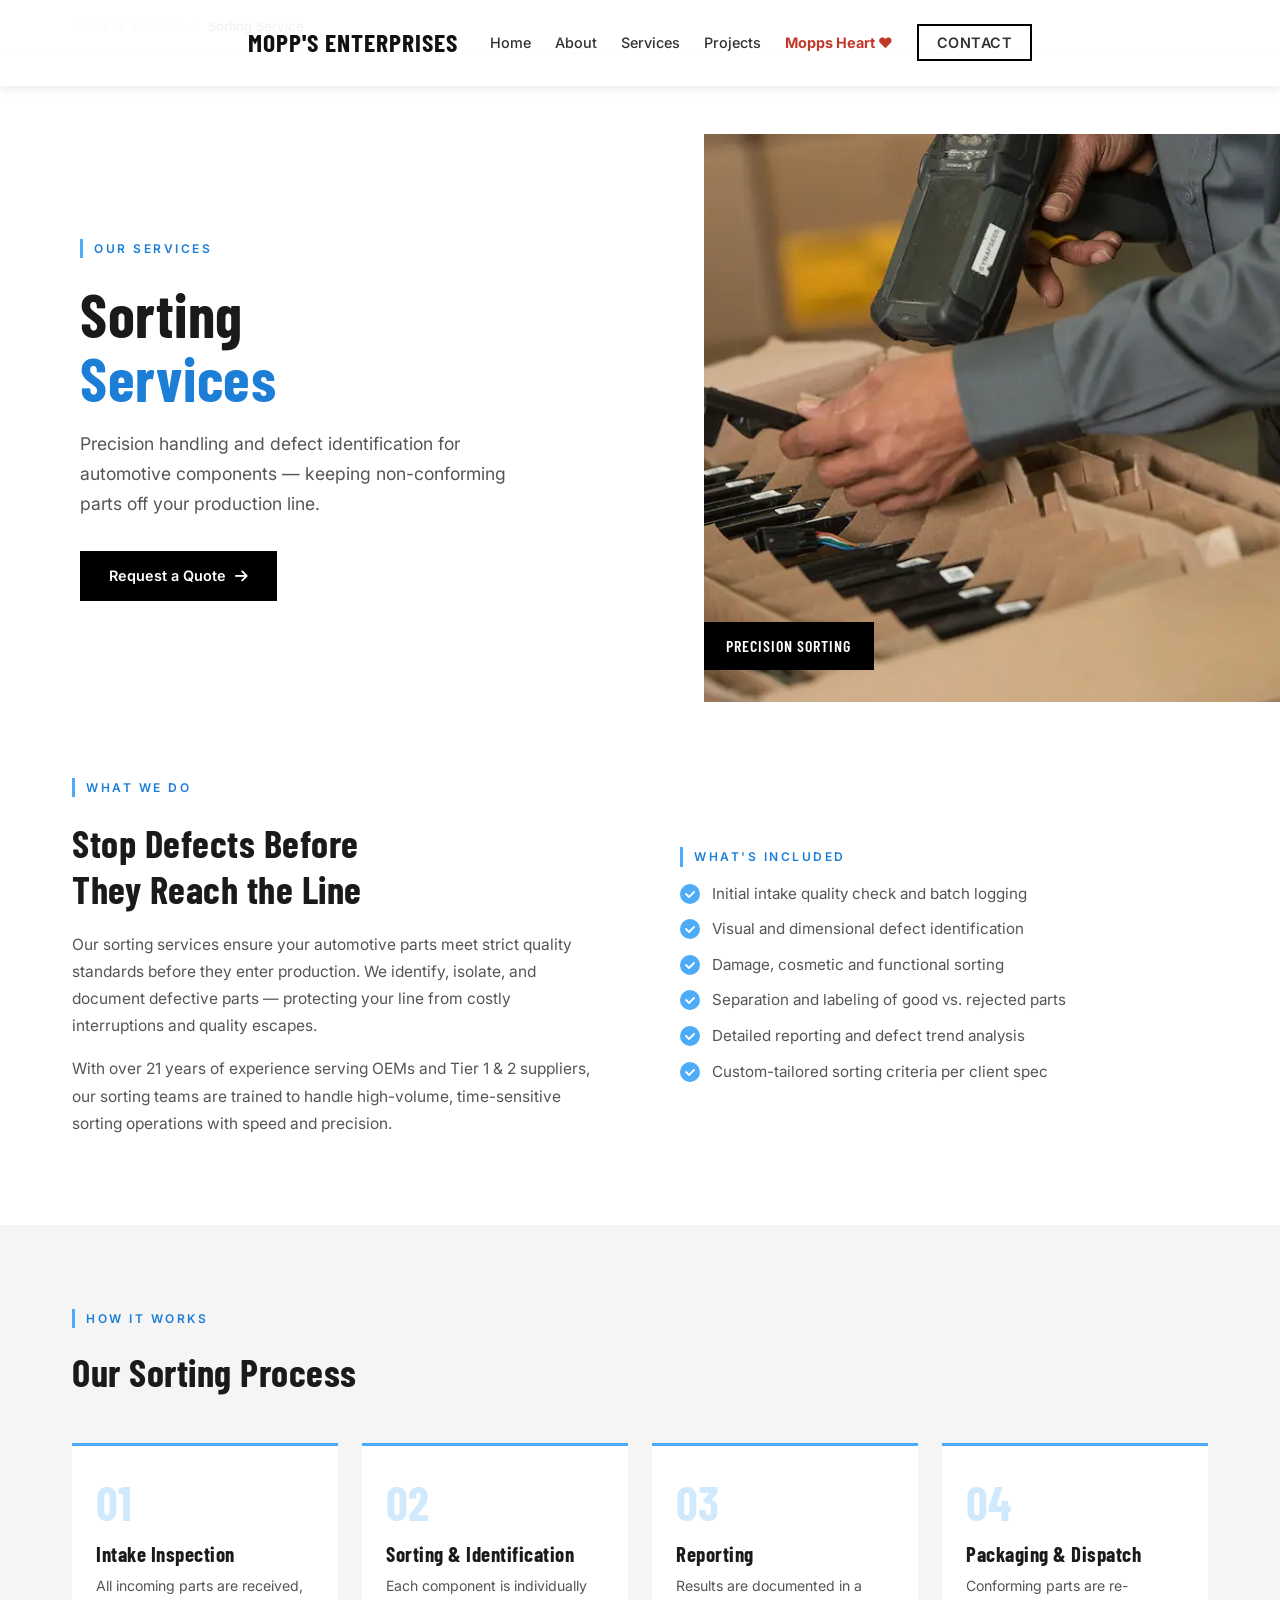
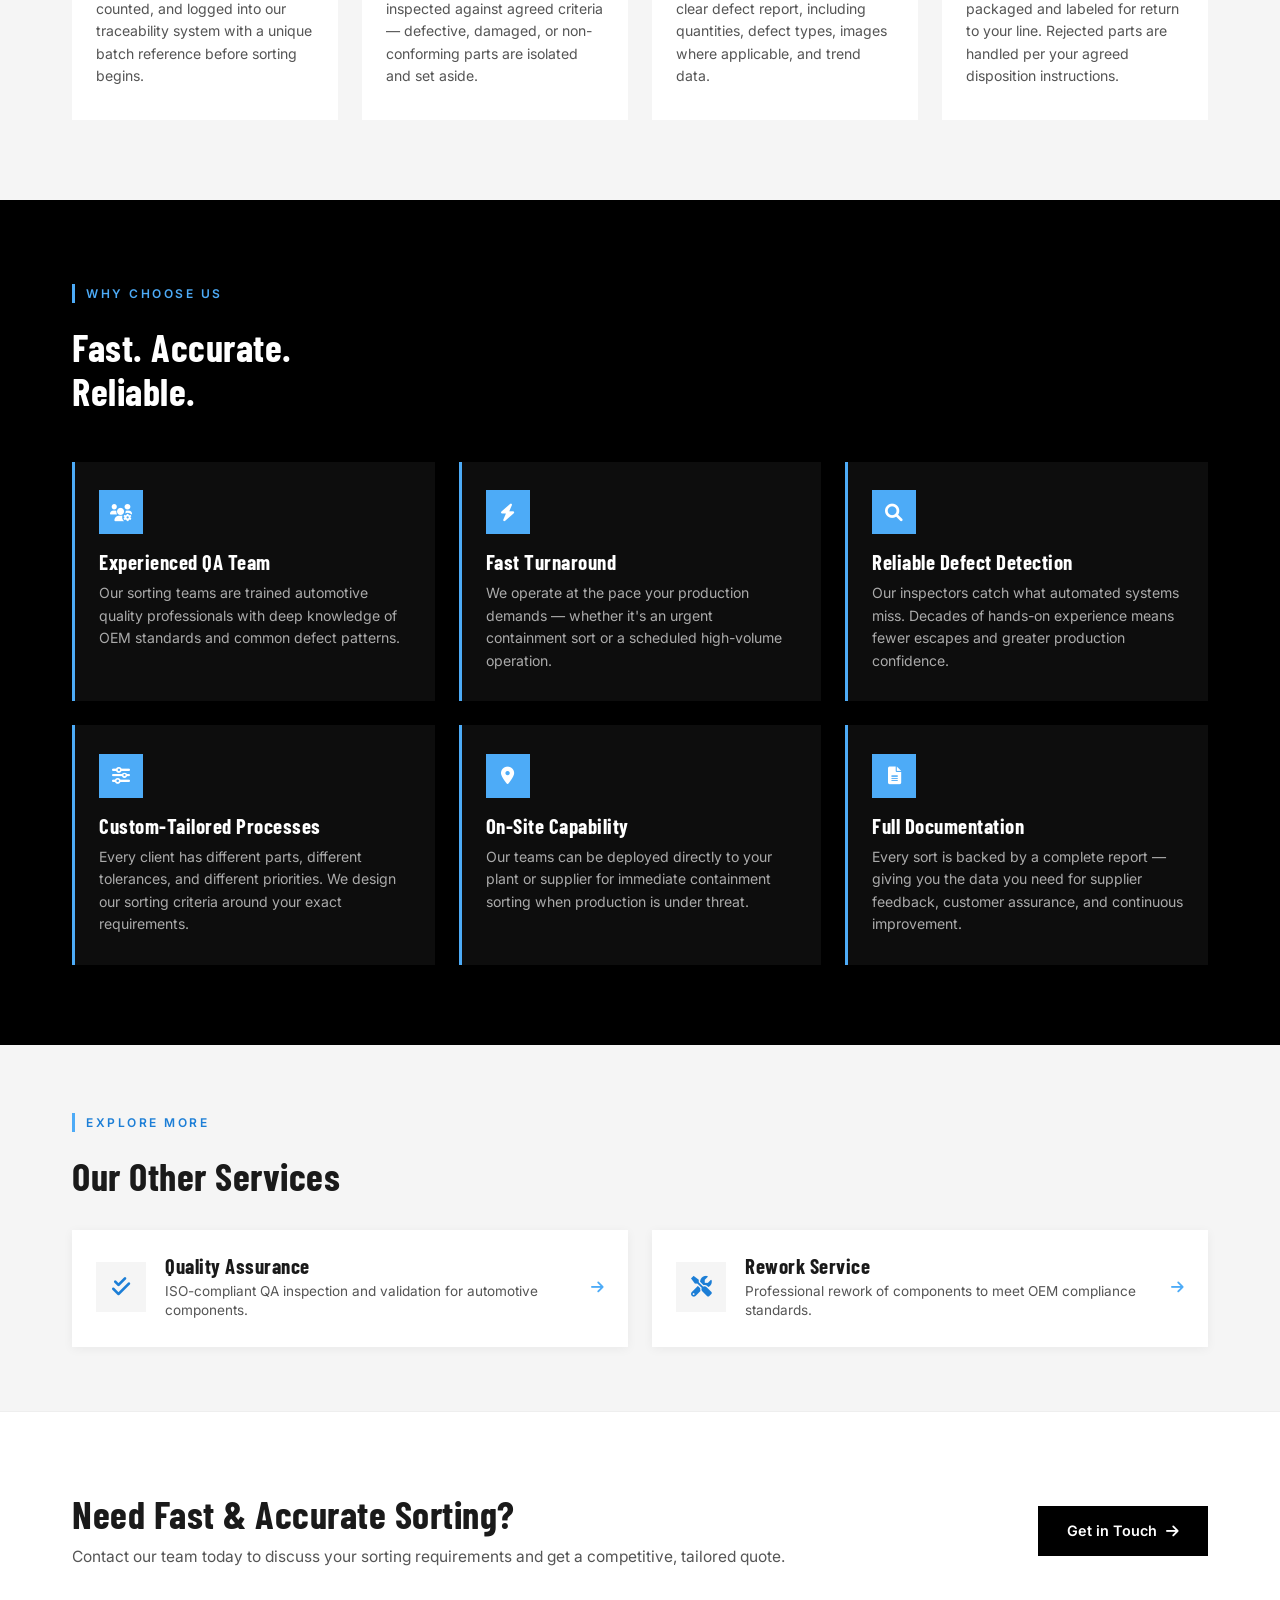
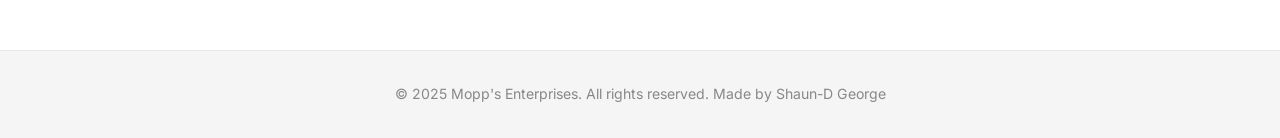
<file: sorting-service.html>
<!DOCTYPE html>
<html lang="en">
<head>
    <meta charset="UTF-8" />
    <meta name="viewport" content="width=device-width, initial-scale=1.0"/>
    <title>Sorting Services | Mopp's Enterprises</title>
    <link rel="stylesheet" href="/css/style.css">
    <link rel="stylesheet" href="/css/services.css">
    <link rel="stylesheet" href="https://cdnjs.cloudflare.com/ajax/libs/font-awesome/6.0.0-beta3/css/all.min.css">
    <link rel="preconnect" href="https://fonts.googleapis.com">
    <link rel="preconnect" href="https://fonts.gstatic.com" crossorigin>
    <link href="https://fonts.googleapis.com/css2?family=Barlow+Condensed:wght@500;600;700&family=Inter:wght@300;400;500&display=swap" rel="stylesheet">
    <meta name="description" content="Mopp's Enterprises provides precision automotive sorting services — identifying and removing defective parts before they reach your production line.">
</head>
<body class="service-page-body">

    <nav>
        <div class="logo"><a href="/">MOPP'S ENTERPRISES</a></div>
        <ul>
            <li><a href="/">Home</a></li>
            <li><a href="/index.html#about">About</a></li>
            <li><a href="/index.html#services">Services</a></li>
            <li><a href="/index.html#projects">Projects</a></li>
            <li><a href="charity.html" class="nav-heart-link">Mopps Heart &#10084;&#65039;</a></li>
            <li><a href="/index.html#contact">CONTACT</a></li>
        </ul>
    </nav>

    <!-- BREADCRUMB -->
    <div class="svc-breadcrumb">
        <div class="svc-breadcrumb-inner">
            <a href="/">Home</a>
            <i class="fas fa-chevron-right"></i>
            <a href="/index.html#services">Services</a>
            <i class="fas fa-chevron-right"></i>
            <span>Sorting Service</span>
        </div>
    </div>

    <!-- HERO -->
    <header class="svc-hero">
        <div class="svc-hero-content">
            <div class="svc-hero-content-inner fade-in">
                <span class="svc-eyebrow">Our Services</span>
                <h1>Sorting<br><em>Services</em></h1>
                <p>Precision handling and defect identification for automotive components — keeping non-conforming parts off your production line.</p>
                <a href="/index.html#contact" class="svc-cta-btn">Request a Quote <i class="fas fa-arrow-right"></i></a>
            </div>
        </div>
        <div class="svc-hero-image">
            <img src="images/sorting.jpg" alt="Sorting Services at Mopp's Enterprises">
            <div class="svc-hero-tag">Precision Sorting</div>
        </div>
    </header>

    <!-- OVERVIEW -->
    <section class="svc-overview">
        <div class="svc-container">
            <div class="svc-overview-grid fade-in">
                <div class="svc-overview-text">
                    <span class="svc-eyebrow">What We Do</span>
                    <h2>Stop Defects Before<br>They Reach the Line</h2>
                    <p>Our sorting services ensure your automotive parts meet strict quality standards before they enter production. We identify, isolate, and document defective parts — protecting your line from costly interruptions and quality escapes.</p>
                    <p>With over 21 years of experience serving OEMs and Tier 1 &amp; 2 suppliers, our sorting teams are trained to handle high-volume, time-sensitive sorting operations with speed and precision.</p>
                </div>
                <div>
                    <span class="svc-eyebrow">What's Included</span>
                    <ul class="svc-checklist">
                        <li>Initial intake quality check and batch logging</li>
                        <li>Visual and dimensional defect identification</li>
                        <li>Damage, cosmetic and functional sorting</li>
                        <li>Separation and labeling of good vs. rejected parts</li>
                        <li>Detailed reporting and defect trend analysis</li>
                        <li>Custom-tailored sorting criteria per client spec</li>
                    </ul>
                </div>
            </div>
        </div>
    </section>

    <!-- PROCESS -->
    <section class="svc-process">
        <div class="svc-container">
            <div class="svc-section-header fade-in">
                <span class="svc-eyebrow">How It Works</span>
                <h2>Our Sorting Process</h2>
            </div>
            <div class="svc-steps">
                <div class="svc-step fade-in">
                    <div class="step-num">01</div>
                    <h3>Intake Inspection</h3>
                    <p>All incoming parts are received, counted, and logged into our traceability system with a unique batch reference before sorting begins.</p>
                </div>
                <div class="svc-step fade-in">
                    <div class="step-num">02</div>
                    <h3>Sorting &amp; Identification</h3>
                    <p>Each component is individually inspected against agreed criteria — defective, damaged, or non-conforming parts are isolated and set aside.</p>
                </div>
                <div class="svc-step fade-in">
                    <div class="step-num">03</div>
                    <h3>Reporting</h3>
                    <p>Results are documented in a clear defect report, including quantities, defect types, images where applicable, and trend data.</p>
                </div>
                <div class="svc-step fade-in">
                    <div class="step-num">04</div>
                    <h3>Packaging &amp; Dispatch</h3>
                    <p>Conforming parts are re-packaged and labeled for return to your line. Rejected parts are handled per your agreed disposition instructions.</p>
                </div>
            </div>
        </div>
    </section>

    <!-- WHY US -->
    <section class="svc-why">
        <div class="svc-container">
            <div class="svc-section-header fade-in">
                <span class="svc-eyebrow">Why Choose Us</span>
                <h2>Fast. Accurate.<br>Reliable.</h2>
            </div>
            <div class="svc-why-grid">
                <div class="svc-why-card fade-in">
                    <div class="svc-why-icon"><i class="fas fa-users-cog"></i></div>
                    <h3>Experienced QA Team</h3>
                    <p>Our sorting teams are trained automotive quality professionals with deep knowledge of OEM standards and common defect patterns.</p>
                </div>
                <div class="svc-why-card fade-in">
                    <div class="svc-why-icon"><i class="fas fa-bolt"></i></div>
                    <h3>Fast Turnaround</h3>
                    <p>We operate at the pace your production demands — whether it's an urgent containment sort or a scheduled high-volume operation.</p>
                </div>
                <div class="svc-why-card fade-in">
                    <div class="svc-why-icon"><i class="fas fa-search"></i></div>
                    <h3>Reliable Defect Detection</h3>
                    <p>Our inspectors catch what automated systems miss. Decades of hands-on experience means fewer escapes and greater production confidence.</p>
                </div>
                <div class="svc-why-card fade-in">
                    <div class="svc-why-icon"><i class="fas fa-sliders-h"></i></div>
                    <h3>Custom-Tailored Processes</h3>
                    <p>Every client has different parts, different tolerances, and different priorities. We design our sorting criteria around your exact requirements.</p>
                </div>
                <div class="svc-why-card fade-in">
                    <div class="svc-why-icon"><i class="fas fa-map-marker-alt"></i></div>
                    <h3>On-Site Capability</h3>
                    <p>Our teams can be deployed directly to your plant or supplier for immediate containment sorting when production is under threat.</p>
                </div>
                <div class="svc-why-card fade-in">
                    <div class="svc-why-icon"><i class="fas fa-file-alt"></i></div>
                    <h3>Full Documentation</h3>
                    <p>Every sort is backed by a complete report — giving you the data you need for supplier feedback, customer assurance, and continuous improvement.</p>
                </div>
            </div>
        </div>
    </section>

    <!-- OTHER SERVICES -->
    <section class="svc-other">
        <div class="svc-container">
            <div class="svc-section-header fade-in">
                <span class="svc-eyebrow">Explore More</span>
                <h2>Our Other Services</h2>
            </div>
            <div class="svc-other-grid fade-in">
                <a href="quality-assurance.html" class="svc-other-card">
                    <div class="svc-other-icon"><i class="fas fa-check-double"></i></div>
                    <div>
                        <h3>Quality Assurance</h3>
                        <p>ISO-compliant QA inspection and validation for automotive components.</p>
                    </div>
                    <i class="fas fa-arrow-right svc-other-arrow"></i>
                </a>
                <a href="rework-service.html" class="svc-other-card">
                    <div class="svc-other-icon"><i class="fas fa-tools"></i></div>
                    <div>
                        <h3>Rework Service</h3>
                        <p>Professional rework of components to meet OEM compliance standards.</p>
                    </div>
                    <i class="fas fa-arrow-right svc-other-arrow"></i>
                </a>
            </div>
        </div>
    </section>

    <!-- CTA -->
    <section class="svc-cta-banner fade-in">
        <div class="svc-container">
            <div class="svc-cta-inner">
                <div>
                    <h2>Need Fast &amp; Accurate Sorting?</h2>
                    <p>Contact our team today to discuss your sorting requirements and get a competitive, tailored quote.</p>
                </div>
                <a href="/index.html#contact" class="svc-cta-btn">Get in Touch <i class="fas fa-arrow-right"></i></a>
            </div>
        </div>
    </section>

    <footer>
        <p>&copy; 2025 Mopp's Enterprises. All rights reserved. Made by Shaun-D George</p>
    </footer>

    <script src="js/script.js"></script>
</body>
</html>
</file>
<file: css/style.css>
/* ============================================================
   STYLE.CSS — Mopp's Enterprises Global Stylesheet
   Fonts  : Barlow Condensed (headings) | Inter (body)
   Palette: #000 black | #fff white | #f5f5f5 light grey
            #4dabf7 blue accent | #1c7ed6 blue dark
            #c0392b red (Mopps Heart only)
   ============================================================ */


/* ============================================================
   1. RESET & BASE
   ============================================================ */
*, *::before, *::after {
    box-sizing: border-box;
    margin: 0;
    padding: 0;
}

html {
    scroll-behavior: smooth;
    font-size: 16px;
}

body {
    font-family: 'Inter', -apple-system, BlinkMacSystemFont, sans-serif;
    color: #1a1a1a;
    background: #fff;
    line-height: 1.6;
    -webkit-font-smoothing: antialiased;
}

h1, h2, h3, h4 {
    font-family: 'Barlow Condensed', sans-serif;
    font-weight: 600;
    letter-spacing: 0.5px;
    line-height: 1.15;
}

a {
    text-decoration: none;
    color: inherit;
}

img {
    max-width: 100%;
    display: block;
}

ul { list-style: none; }


/* ============================================================
   2. UTILITY
   ============================================================ */
.white-bg { background-color: #f5f5f5; }
.grey-bg  { background-color: #fff; }

.section-content {
    max-width: 1200px;
    margin: 0 auto;
    width: 100%;
}

.full-height {
    padding: 5rem 2rem;
    display: flex;
    align-items: center;
    justify-content: center;
}


/* ============================================================
   3. NAVIGATION
   ============================================================ */
nav {
    position: fixed;
    top: 0;
    width: 100%;
    background-color: #fff;
    display: flex;
    justify-content: center;
    align-items: center;
    padding: 1.4rem 2rem;
    z-index: 1000;
    gap: 2rem;
    box-shadow: 0 1px 0 rgba(0,0,0,0.07);
    transition: top 0.3s ease-in-out, box-shadow 0.3s ease;
}

nav.nav-hidden {
    top: -100px;
}

nav .logo {
    font-family: 'Barlow Condensed', sans-serif;
    font-size: 1.6rem;
    font-weight: 700;
    color: #111;
    letter-spacing: 1px;
    flex-shrink: 0;
}

nav ul {
    display: flex;
    gap: 1.5rem;
    align-items: center;
}

nav ul li a {
    font-family: 'Inter', sans-serif;
    font-size: 0.9rem;
    color: #333;
    font-weight: 500;
    position: relative;
    padding: 0.2rem 0;
    transition: color 0.3s ease;
}

/* Animated underline on hover */
nav ul li:not(:last-child) a::after {
    content: '';
    position: absolute;
    bottom: -2px;
    left: 0;
    width: 0;
    height: 2px;
    background-color: #4dabf7;
    transition: width 0.3s ease;
}

nav ul li:not(:last-child) a:hover {
    color: #4dabf7;
}

nav ul li:not(:last-child) a:hover::after {
    width: 100%;
}

/* Mopps Heart — always red */
nav ul li a[href="charity.html"] {
    color: #c0392b;
    font-weight: 700;
}

nav ul li a[href="charity.html"]:hover {
    color: #e74c3c;
}

nav ul li a[href="charity.html"]::after {
    background-color: #c0392b;
}

/* CONTACT bordered button */
nav ul li:last-child a {
    border: 2px solid #000;
    padding: 0.5rem 1.1rem;
    font-weight: 600;
    letter-spacing: 0.5px;
    transition: background 0.3s ease, color 0.3s ease;
}

nav ul li:last-child a:hover {
    background-color: #000;
    color: #fff;
}


/* ============================================================
   4. HOME HERO
   ============================================================ */
#home {
    position: relative;
    height: 100vh;
    display: flex;
    background-color: #fff;
}

.home-container {
    display: flex;
    width: 100%;
    height: 100%;
}

.home-image {
    width: 58%;
    background: url('../images/Mopps Enterprises GIF.jpg') center/cover no-repeat;
    min-height: 100%;
    flex-shrink: 0;
}

.home-content {
    flex: 1;
    display: flex;
    flex-direction: column;
    justify-content: center;
    padding: 0 5rem;
    background-color: #fff;
}

.home-content h1 {
    font-size: 3.4rem;
    margin-bottom: 1rem;
    color: #000;
    line-height: 1.05;
}

.home-content p {
    font-size: 1.1rem;
    margin-bottom: 2.5rem;
    color: #666;
    font-family: 'Inter', sans-serif;
}

/* Home eyebrow label */
.home-eyebrow {
    font-family: 'Inter', sans-serif;
    font-size: 0.75rem;
    font-weight: 600;
    letter-spacing: 2px;
    text-transform: uppercase;
    color: #999;
    margin-bottom: 0.8rem;
}

/* Home CTA group */
.home-cta-group {
    display: flex;
    gap: 1rem;
    flex-wrap: wrap;
    margin-bottom: 2rem;
}

/* Outline secondary button */
.cta-button-outline {
    display: inline-block;
    padding: 0.85rem 2rem;
    background-color: transparent;
    color: #000;
    font-family: 'Inter', sans-serif;
    font-weight: 600;
    font-size: 0.9rem;
    letter-spacing: 0.5px;
    border: 2px solid #000;
    transition: background 0.3s ease, color 0.3s ease, transform 0.3s ease;
}

.cta-button-outline:hover {
    background-color: #000;
    color: #fff;
    transform: translateY(-3px);
}

/* Home trust badges */
.home-badges {
    display: flex;
    gap: 1rem;
    flex-wrap: wrap;
}

.home-badges span {
    display: inline-flex;
    align-items: center;
    gap: 0.4rem;
    font-family: 'Inter', sans-serif;
    font-size: 0.8rem;
    font-weight: 500;
    color: #777;
    background: #f5f5f5;
    padding: 0.35rem 0.8rem;
}

.home-badges span i {
    color: #4dabf7;
    font-size: 0.85rem;
}

.scroll-indicator {
    position: absolute;
    bottom: 2rem;
    left: 50%;
    transform: translateX(-50%);
    font-size: 1.4rem;
    color: #aaa;
    animation: bounce 2s infinite;
}

@keyframes bounce {
    0%, 100% { transform: translateX(-50%) translateY(0); }
    40%       { transform: translateX(-50%) translateY(-10px); }
    60%       { transform: translateX(-50%) translateY(-5px); }
}


/* ============================================================
   5. CTA BUTTON
   ============================================================ */
.cta-button {
    display: inline-block;
    padding: 0.85rem 2rem;
    background-color: #000;
    color: #fff;
    font-family: 'Inter', sans-serif;
    font-weight: 600;
    font-size: 0.9rem;
    letter-spacing: 0.5px;
    transition: background 0.3s ease, transform 0.3s ease, box-shadow 0.3s ease;
}

.cta-button:hover {
    background-color: #222;
    transform: translateY(-3px);
    box-shadow: 0 8px 20px rgba(0,0,0,0.15);
}


/* ============================================================
   6. ABOUT SECTION
   ============================================================ */
.about-grid {
    display: grid;
    grid-template-columns: 1fr 1fr;
    gap: 4rem;
    align-items: center;
}

.about-image img {
    width: 100%;
    box-shadow: 8px 8px 30px rgba(0,0,0,0.08);
}

.about-text h3.excellence {
    color: #4dabf7;
    font-size: 0.82rem;
    font-weight: 700;
    letter-spacing: 2.5px;
    text-transform: uppercase;
    margin-bottom: 0.6rem;
}

.about-text h2 {
    font-size: 2.6rem;
    margin-bottom: 1.4rem;
    color: #000;
}

.about-text p {
    font-family: 'Inter', sans-serif;
    font-size: 0.97rem;
    margin-bottom: 2rem;
    color: #555;
    line-height: 1.75;
}


/* ============================================================
   7. CLIENTS SECTION
   ============================================================ */
#clients {
    display: flex;
    align-items: center;
    justify-content: center;
    text-align: center;
    padding: 5rem 2rem;
    background-color: #fff;
}

.clients-image-container {
    max-width: 900px;
    margin: 0 auto;
}

.clients-image {
    width: 100%;
    height: auto;
    opacity: 0;
    transform: translateX(-40px);
    transition: opacity 1s ease, transform 1s ease;
}

.clients-image.visible {
    opacity: 1;
    transform: translateX(0);
}


/* ============================================================
   8. SERVICES SECTION
   ============================================================ */
.services-tabs {
    display: grid;
    grid-template-columns: repeat(3, 1fr);
    gap: 2rem;
    margin-top: 2.5rem;
}

.service-tab {
    display: block;
    background-color: #fff;
    border: 1px solid #eee;
    box-shadow: 0 2px 12px rgba(0,0,0,0.05);
    text-decoration: none;
    color: inherit;
    position: relative;
    overflow: hidden;
    transition: transform 0.3s ease, box-shadow 0.3s ease, border-color 0.3s ease;
}

.service-tab:hover {
    transform: translateY(-8px);
    box-shadow: 0 16px 40px rgba(0,0,0,0.1);
    border-color: #4dabf7;
}

.service-image {
    overflow: hidden;
    height: 200px;
}

.service-image img {
    width: 100%;
    height: 100%;
    object-fit: cover;
    transition: transform 0.5s ease;
}

.service-tab:hover .service-image img {
    transform: scale(1.06);
}

.service-tab h3 {
    font-size: 1.3rem;
    color: #000;
    padding: 1.2rem 1.5rem 0.4rem;
}

.service-tab p {
    font-family: 'Inter', sans-serif;
    font-size: 0.9rem;
    color: #666;
    line-height: 1.55;
    padding: 0 1.5rem 1rem;
}

.learn-more {
    display: inline-block;
    margin: 0 1.5rem 1.5rem;
    color: #4dabf7;
    font-family: 'Inter', sans-serif;
    font-weight: 600;
    font-size: 0.88rem;
    transition: transform 0.3s ease;
}

.service-tab:hover .learn-more {
    transform: translateX(5px);
}


/* ============================================================
   9. PROJECTS SECTION
   ============================================================ */
.project-tabs {
    display: flex;
    margin-bottom: 2.5rem;
    border-bottom: 1px solid #e0e0e0;
}

.project-tab {
    padding: 0.9rem 2rem;
    cursor: pointer;
    border-bottom: 3px solid transparent;
    font-family: 'Inter', sans-serif;
    font-weight: 500;
    font-size: 0.95rem;
    color: #777;
    transition: color 0.3s, border-color 0.3s, background 0.3s;
}

.project-tab:hover {
    color: #333;
    background-color: rgba(0,0,0,0.03);
}

.project-tab.active {
    border-bottom-color: #000;
    color: #000;
    font-weight: 700;
}

.project-subsection {
    margin-bottom: 3.5rem;
}

.project-subsection h3 {
    font-size: 1.5rem;
    margin-bottom: 1.2rem;
    color: #000;
    border-left: 4px solid #4dabf7;
    padding-left: 1rem;
}

.project-grid {
    display: grid;
    grid-template-columns: 1fr 1fr;
    gap: 3rem;
    align-items: center;
}

.project-description p {
    font-family: 'Inter', sans-serif;
    font-size: 0.97rem;
    color: #555;
    line-height: 1.75;
}

.project-image img {
    width: 100%;
    height: auto;
    box-shadow: 0 6px 20px rgba(0,0,0,0.1);
    transition: transform 0.3s ease;
}

.project-image img:hover {
    transform: scale(1.02);
}

.coming-soon-content {
    text-align: center;
    max-width: 700px;
    margin: 0 auto;
}

.coming-soon-content h3 {
    font-size: 2rem;
    margin-bottom: 1rem;
}

.coming-soon-content p {
    font-family: 'Inter', sans-serif;
    font-size: 0.97rem;
    color: #555;
    line-height: 1.7;
    margin-bottom: 2rem;
}

.coming-soon-image img {
    width: 100%;
    max-width: 500px;
    margin: 0 auto;
    opacity: 0.85;
}


/* ============================================================
   10. CONTACT SECTION
   ============================================================ */
.contact-grid {
    display: grid;
    grid-template-columns: 1fr 1fr;
    gap: 4rem;
    margin-top: 2.5rem;
}

.contact-form-container h3 {
    font-size: 1.8rem;
    margin-bottom: 0.3rem;
}

.subheading {
    font-family: 'Inter', sans-serif;
    color: #888;
    margin-bottom: 2rem;
    font-size: 1rem;
}

.form-group {
    margin-bottom: 1.4rem;
}

.form-group label {
    display: block;
    margin-bottom: 0.4rem;
    font-family: 'Inter', sans-serif;
    font-weight: 600;
    font-size: 0.88rem;
    color: #222;
}

.form-group input,
.form-group textarea {
    width: 100%;
    padding: 0.8rem 1rem;
    border: 1px solid #ddd;
    font-family: 'Inter', sans-serif;
    font-size: 0.95rem;
    color: #1a1a1a;
    background: #fff;
    outline: none;
    transition: border-color 0.3s ease, box-shadow 0.3s ease;
}

.form-group input:focus,
.form-group textarea:focus {
    border-color: #4dabf7;
    box-shadow: 0 0 0 3px rgba(77,171,247,0.12);
}

.form-group textarea {
    resize: vertical;
    min-height: 130px;
}

.checkbox {
    display: flex;
    align-items: flex-start;
    gap: 0.6rem;
}

.checkbox input {
    flex-shrink: 0;
    margin-top: 3px;
}

.checkbox label {
    font-family: 'Inter', sans-serif;
    font-weight: 400;
    font-size: 0.85rem;
    color: #666;
    line-height: 1.5;
    white-space: normal;
}

.submit-btn {
    background-color: #000;
    color: #fff;
    border: none;
    padding: 1rem 2rem;
    font-family: 'Inter', sans-serif;
    font-size: 0.95rem;
    font-weight: 600;
    cursor: pointer;
    width: 100%;
    letter-spacing: 0.5px;
    margin-top: 0.5rem;
    transition: background 0.3s ease, transform 0.3s ease;
}

.submit-btn:hover {
    background-color: #222;
    transform: translateY(-2px);
}

.contact-info h3 {
    font-size: 1.8rem;
    margin-bottom: 1.5rem;
}

.info-item {
    display: flex;
    align-items: flex-start;
    gap: 0.8rem;
    margin-bottom: 1.2rem;
    font-family: 'Inter', sans-serif;
    font-size: 0.95rem;
    color: #444;
}

.info-item i {
    color: #000;
    margin-top: 3px;
    flex-shrink: 0;
}

.hours { margin-top: 2rem; }

.hours h4 {
    font-size: 1.1rem;
    margin-bottom: 1rem;
    color: #000;
}

.hours-row {
    display: flex;
    justify-content: space-between;
    padding: 0.5rem 0;
    border-bottom: 1px solid #f0f0f0;
    font-family: 'Inter', sans-serif;
    font-size: 0.9rem;
}

.day  { font-weight: 600; color: #222; }
.time { color: #777; }


/* ============================================================
   11. FOOTER
   ============================================================ */
footer {
    text-align: center;
    padding: 2rem;
    background-color: #f5f5f5;
    font-family: 'Inter', sans-serif;
    font-size: 0.88rem;
    color: #888;
    border-top: 1px solid #e8e8e8;
}


/* ============================================================
   12. SCROLL ANIMATIONS
   ============================================================ */
.fade-in {
    opacity: 0;
    transform: translateY(24px);
    transition: opacity 0.65s ease-out, transform 0.65s ease-out;
}

.fade-in.visible {
    opacity: 1;
    transform: translateY(0);
}


/* ============================================================
   13. LEGACY — Service & About sub-pages
   ============================================================ */
.hero-section {
    padding: 8rem 2rem 4rem;
    text-align: center;
    background: #fff;
    border-bottom: 1px solid #eee;
}

.hero-section h1 {
    font-size: 3.2rem;
    color: #111;
    margin-bottom: 0.6rem;
}

.hero-section p {
    font-family: 'Inter', sans-serif;
    font-size: 1.1rem;
    color: #666;
}

.section {
    padding: 4rem 2rem;
    max-width: 1000px;
    margin: 0 auto;
}

.section h2 {
    font-size: 2rem;
    margin-bottom: 1rem;
    color: #111;
}

.section p {
    font-family: 'Inter', sans-serif;
    font-size: 1rem;
    color: #555;
    line-height: 1.7;
}

.alt-bg           { background-color: #f9f9f9; }
.content-section  { padding: 60px 20px; }

.process-list,
.benefits-list    { list-style: none; padding: 0; }

.process-list li,
.benefits-list li {
    font-family: 'Inter', sans-serif;
    font-size: 0.97rem;
    color: #444;
    margin: 12px 0;
    line-height: 1.6;
}

.cta-section {
    background: #fff;
    text-align: center;
    padding: 4rem 2rem;
}

.cta-section .btn-primary {
    background: #000;
    color: #fff;
    padding: 12px 28px;
    display: inline-block;
    margin-top: 1.2rem;
    font-family: 'Inter', sans-serif;
    font-weight: 600;
    transition: background 0.3s, transform 0.3s;
}

.cta-section .btn-primary:hover {
    background: #222;
    transform: translateY(-3px);
}

.service-detail       { padding: 6rem 2rem 4rem; }
.service-detail h1    { font-size: 2.6rem; margin-bottom: 2rem; color: #000; border-bottom: 3px solid #4dabf7; padding-bottom: 1rem; display: inline-block; }
.service-detail-grid  { display: grid; grid-template-columns: 1fr 1fr; gap: 3rem; align-items: start; }
.detail-content h2    { font-size: 1.8rem; margin: 2rem 0 1rem; color: #333; }
.process-steps        { margin: 1.5rem 0; padding-left: 1.5rem; }
.process-steps li     { margin-bottom: 0.8rem; color: #555; }
.detail-gallery       { display: grid; gap: 1.5rem; }
.detail-gallery img   { width: 100%; box-shadow: 0 5px 15px rgba(0,0,0,0.1); }

.about-page { padding-top: 90px; }

.team-section { text-align: center; padding: 60px 20px; background: #fff; }
.org-chart    { display: flex; flex-direction: column; align-items: center; gap: 40px; }
.team-level   { display: flex; justify-content: center; flex-wrap: wrap; gap: 30px; }

.team-member {
    width: 150px;
    padding: 10px;
    background: #f9f9f9;
    border-radius: 12px;
    box-shadow: 0 4px 8px rgba(0,0,0,0.08);
    transition: transform 0.3s;
}

.team-member:hover   { transform: scale(1.05); }
.team-member img     { width: 120px; height: 120px; object-fit: cover; border-radius: 50%; margin-bottom: 10px; }
.team-member h3      { font-size: 1rem; font-weight: 600; margin: 4px 0; }
.team-member p       { font-size: 0.85rem; color: #666; margin: 0; }


/* ============================================================
   14. RESPONSIVE — TABLET (max 1024px)
   ============================================================ */
@media (max-width: 1024px) {
    .services-tabs      { grid-template-columns: repeat(2, 1fr); }
    .project-grid       { grid-template-columns: 1fr; }
    .project-image      { order: -1; }
    .service-detail-grid { grid-template-columns: 1fr; }
}


/* ============================================================
   15. RESPONSIVE — MOBILE (max 768px)
   ============================================================ */
@media (max-width: 768px) {

    /* Nav */
    nav {
        flex-direction: row;
        flex-wrap: nowrap;
        overflow-x: auto;
        -webkit-overflow-scrolling: touch;
        gap: 0;
        padding: 0.7rem 0.8rem;
        justify-content: flex-start;
        scrollbar-width: none;
        align-items: center;
    }

    nav::-webkit-scrollbar { display: none; }

    nav .logo {
        font-size: 0.75rem;
        flex-shrink: 0;
        white-space: nowrap;
    }

    nav ul {
        flex-wrap: nowrap;
        gap: 0;
        padding: 0;
        flex-shrink: 0;
    }

    nav ul li { position: relative; }

    nav ul li a {
        font-size: 0.78rem;
        white-space: nowrap;
        padding: 0.3rem 0.5rem;
    }

    nav ul li:last-child a {
        margin-left: 0.3rem;
        padding: 0.35rem 0.6rem;
        font-size: 0.78rem;
    }

    /* Hero */
    #home            { height: auto; min-height: 100vh; }
    .home-container  { flex-direction: column; }

    .home-image {
        width: 100%;
        height: 56vw;
        max-height: 320px;
        min-height: unset;
        flex-shrink: 0;
    }

    .home-content {
        flex: none;
        padding: 2.5rem 1.5rem 3rem;
        text-align: center;
    }

    .home-content h1 { font-size: 2.4rem; }
    .home-content p  { font-size: 1rem; }
    .scroll-indicator { bottom: 1rem; }

    .home-cta-group {
        justify-content: center;
    }

    .home-badges {
        justify-content: center;
    }

    /* Layout */
    .full-height     { padding: 3.5rem 1.2rem; }
    .section-content { padding: 0; }

    /* About */
    .about-grid      { grid-template-columns: 1fr; gap: 2rem; }
    .about-text h2   { font-size: 2.2rem; }

    /* Services */
    .services-tabs   { grid-template-columns: 1fr; }
    .service-image   { height: 200px; }

    /* Projects */
    .project-tabs    { justify-content: flex-start; }
    .project-tab     { padding: 0.7rem 1.2rem; font-size: 0.88rem; }

    /* Contact */
    .contact-grid    { grid-template-columns: 1fr; gap: 2.5rem; }
    .contact-form-container { padding-right: 0; }
    .contact-info    { padding-left: 0; }
}
</file>
<file: css/about.css>
/* ============================================================
   ABOUT.CSS — About Mopp's Enterprises Page
   Matches site palette: black, white, #4dabf7 blue accents
   ============================================================ */

:root {
    --blue:       #4dabf7;
    --blue-dark:  #1c7ed6;
    --black:      #000;
    --charcoal:   #1a1a1a;
    --grey-text:  #555;
    --grey-light: #f5f5f5;
    --off-white:  #fafafa;
    --white:      #fff;
    --transition: 0.3s ease;
}

/* ---- Base ---- */
.about-page-body {
    background: var(--white);
    color: var(--charcoal);
}

.about-container {
    max-width: 1200px;
    margin: 0 auto;
    padding: 0 2rem;
}

.section-label {
    display: inline-block;
    font-family: 'Inter', sans-serif;
    font-size: 0.75rem;
    font-weight: 600;
    letter-spacing: 2.5px;
    text-transform: uppercase;
    color: var(--blue-dark);
    margin-bottom: 0.75rem;
}

/* ============================================================
   HERO
   ============================================================ */
.about-hero {
    padding: 7rem 2rem 5rem;
    background: var(--white);
    border-bottom: 1px solid #eee;
}

.about-hero-inner {
    max-width: 1200px;
    margin: 0 auto;
    display: grid;
    grid-template-columns: 1fr 1fr;
    gap: 4rem;
    align-items: center;
}

.about-hero-text h1 {
    font-family: 'Barlow Condensed', sans-serif;
    font-size: 3.5rem;
    font-weight: 700;
    line-height: 1.1;
    color: var(--charcoal);
    margin: 0.5rem 0 1.2rem;
}

.about-eyebrow {
    display: inline-block;
    font-family: 'Inter', sans-serif;
    font-size: 0.78rem;
    font-weight: 600;
    letter-spacing: 2px;
    text-transform: uppercase;
    color: var(--blue-dark);
    border-left: 3px solid var(--blue);
    padding-left: 0.7rem;
    margin-bottom: 1rem;
}

.about-hero-text p {
    font-family: 'Inter', sans-serif;
    font-size: 1.1rem;
    color: var(--grey-text);
    line-height: 1.7;
    margin-bottom: 2rem;
}

.about-hero-badges {
    display: flex;
    flex-wrap: wrap;
    gap: 0.75rem;
}

.about-hero-badges span {
    display: inline-flex;
    align-items: center;
    gap: 0.4rem;
    background: var(--grey-light);
    color: #333;
    font-family: 'Inter', sans-serif;
    font-size: 0.82rem;
    font-weight: 500;
    padding: 0.45rem 0.9rem;
}

.about-hero-badges span i {
    color: var(--blue-dark);
}

/* Hero image */
.about-hero-image {
    position: relative;
}

.about-hero-image img {
    width: 100%;
    display: block;
    box-shadow: 8px 8px 30px rgba(0,0,0,0.1);
}

.hero-img-badge {
    position: absolute;
    bottom: -1.2rem;
    left: -1.2rem;
    background: var(--black);
    color: var(--white);
    padding: 1rem 1.4rem;
    display: flex;
    flex-direction: column;
    align-items: center;
    line-height: 1.2;
}

.badge-number {
    font-family: 'Barlow Condensed', sans-serif;
    font-size: 2rem;
    font-weight: 700;
    color: var(--blue);
}

.badge-label {
    font-family: 'Inter', sans-serif;
    font-size: 0.72rem;
    font-weight: 500;
    letter-spacing: 1px;
    text-transform: uppercase;
}

/* ============================================================
   OUR STORY
   ============================================================ */
.about-story {
    padding: 5rem 0;
    background: var(--grey-light);
}

.story-grid {
    display: grid;
    grid-template-columns: 1fr 1fr;
    gap: 4rem;
    align-items: start;
}

.story-text h2 {
    font-family: 'Barlow Condensed', sans-serif;
    font-size: 2.4rem;
    font-weight: 700;
    color: var(--charcoal);
    margin: 0.5rem 0 1.3rem;
    line-height: 1.2;
}

.story-text p {
    font-family: 'Inter', sans-serif;
    font-size: 0.97rem;
    color: var(--grey-text);
    line-height: 1.75;
    margin-bottom: 1rem;
}

/* Stats grid */
.story-stats {
    display: grid;
    grid-template-columns: 1fr 1fr;
    gap: 1rem;
    align-self: center;
}

.stat-card {
    background: var(--white);
    border-top: 3px solid var(--blue);
    padding: 1.5rem 1.2rem;
    display: flex;
    flex-direction: column;
    transition: transform var(--transition), box-shadow var(--transition);
}

.stat-card:hover {
    transform: translateY(-4px);
    box-shadow: 0 8px 24px rgba(0,0,0,0.08);
}

.stat-num {
    font-family: 'Barlow Condensed', sans-serif;
    font-size: 2.2rem;
    font-weight: 700;
    color: var(--black);
    line-height: 1;
    margin-bottom: 0.3rem;
}

.stat-desc {
    font-family: 'Inter', sans-serif;
    font-size: 0.8rem;
    color: var(--grey-text);
    font-weight: 500;
}

/* ============================================================
   MISSION & VALUES
   ============================================================ */
.about-mission {
    padding: 5rem 0;
    background: var(--white);
}

.mission-header {
    margin-bottom: 3rem;
}

.mission-header h2 {
    font-family: 'Barlow Condensed', sans-serif;
    font-size: 2.4rem;
    font-weight: 700;
    color: var(--charcoal);
    margin: 0.4rem 0 0;
}

.mission-grid {
    display: grid;
    grid-template-columns: repeat(3, 1fr);
    gap: 1.5rem;
}

.mission-card {
    background: var(--grey-light);
    padding: 2rem 1.6rem;
    border-bottom: 3px solid transparent;
    transition: border-color var(--transition), transform var(--transition), box-shadow var(--transition);
}

.mission-card:hover {
    border-bottom-color: var(--blue);
    transform: translateY(-5px);
    box-shadow: 0 10px 28px rgba(0,0,0,0.07);
}

.mission-icon {
    width: 48px;
    height: 48px;
    background: var(--black);
    color: var(--blue);
    display: flex;
    align-items: center;
    justify-content: center;
    font-size: 1.2rem;
    margin-bottom: 1.2rem;
}

.mission-card h3 {
    font-family: 'Barlow Condensed', sans-serif;
    font-size: 1.4rem;
    font-weight: 700;
    color: var(--charcoal);
    margin: 0 0 0.7rem;
}

.mission-card p {
    font-family: 'Inter', sans-serif;
    font-size: 0.92rem;
    color: var(--grey-text);
    line-height: 1.65;
    margin: 0;
}

/* ============================================================
   WHAT WE DO
   ============================================================ */
.about-services {
    padding: 5rem 0;
    background: var(--black);
}

.services-inner {
    display: grid;
    grid-template-columns: 1fr 1fr;
    gap: 5rem;
    align-items: center;
}

.services-text .section-label {
    color: var(--blue);
}

.services-text h2 {
    font-family: 'Barlow Condensed', sans-serif;
    font-size: 2.4rem;
    font-weight: 700;
    color: var(--white);
    margin: 0.4rem 0 1.2rem;
    line-height: 1.2;
}

.services-text p {
    font-family: 'Inter', sans-serif;
    font-size: 0.97rem;
    color: rgba(255,255,255,0.7);
    line-height: 1.75;
    margin-bottom: 1rem;
}

.about-cta-btn {
    display: inline-flex;
    align-items: center;
    gap: 0.6rem;
    background: var(--white);
    color: var(--black);
    font-family: 'Inter', sans-serif;
    font-size: 0.9rem;
    font-weight: 600;
    padding: 0.85rem 1.8rem;
    text-decoration: none;
    margin-top: 0.5rem;
    transition: background var(--transition), color var(--transition), transform var(--transition);
}

.about-cta-btn:hover {
    background: var(--blue);
    color: var(--white);
    transform: translateY(-3px);
}

.services-list {
    display: flex;
    flex-direction: column;
    gap: 1.2rem;
}

.service-item {
    display: flex;
    align-items: flex-start;
    gap: 1rem;
    background: rgba(255,255,255,0.05);
    border-left: 3px solid var(--blue);
    padding: 1.2rem;
    transition: background var(--transition);
}

.service-item:hover {
    background: rgba(255,255,255,0.09);
}

.service-item-icon {
    width: 40px;
    height: 40px;
    background: var(--blue);
    color: var(--white);
    display: flex;
    align-items: center;
    justify-content: center;
    font-size: 1rem;
    flex-shrink: 0;
}

.service-item strong {
    display: block;
    font-family: 'Barlow Condensed', sans-serif;
    font-size: 1.2rem;
    font-weight: 600;
    color: var(--white);
    margin-bottom: 0.2rem;
}

.service-item p {
    font-family: 'Inter', sans-serif;
    font-size: 0.85rem;
    color: rgba(255,255,255,0.6);
    margin: 0;
    line-height: 1.5;
}

/* ============================================================
   TEAM
   ============================================================ */
.about-team {
    padding: 5rem 0;
    background: var(--grey-light);
}

.team-header {
    margin-bottom: 3rem;
}

.team-header h2 {
    font-family: 'Barlow Condensed', sans-serif;
    font-size: 2.4rem;
    font-weight: 700;
    color: var(--charcoal);
    margin: 0.4rem 0 0.6rem;
}

.team-intro {
    font-family: 'Inter', sans-serif;
    font-size: 1rem;
    color: var(--grey-text);
    max-width: 560px;
    line-height: 1.65;
    margin: 0;
}

/* Team rows */
.team-row {
    display: flex;
    justify-content: center;
    gap: 1.5rem;
    margin-bottom: 1.5rem;
    flex-wrap: wrap;
}

.team-card {
    background: var(--white);
    display: flex;
    flex-direction: column;
    width: 200px;
    box-shadow: 0 2px 12px rgba(0,0,0,0.06);
    transition: transform var(--transition), box-shadow var(--transition);
    overflow: hidden;
}

.team-card:hover {
    transform: translateY(-6px);
    box-shadow: 0 12px 30px rgba(0,0,0,0.1);
}

.team-card.featured {
    width: 260px;
}

.team-img-wrap {
    width: 100%;
    aspect-ratio: 1 / 1;
    overflow: hidden;
    background: #eee;
}

.team-img-wrap img {
    width: 100%;
    height: 100%;
    object-fit: cover;
    object-position: center top;
    transition: transform 0.5s ease;
}

.team-card:hover .team-img-wrap img {
    transform: scale(1.05);
}

.team-info {
    padding: 1rem;
    border-top: 3px solid var(--blue);
}

.team-info h3 {
    font-family: 'Barlow Condensed', sans-serif;
    font-size: 1.2rem;
    font-weight: 700;
    color: var(--charcoal);
    margin: 0 0 0.2rem;
}

.team-role {
    display: block;
    font-family: 'Inter', sans-serif;
    font-size: 0.78rem;
    font-weight: 600;
    color: var(--blue-dark);
    text-transform: uppercase;
    letter-spacing: 1px;
    margin-bottom: 0.5rem;
}

.team-bio {
    font-family: 'Inter', sans-serif;
    font-size: 0.85rem;
    color: var(--grey-text);
    line-height: 1.55;
    margin: 0;
}

/* ============================================================
   CERTIFICATIONS
   ============================================================ */
.about-certs {
    padding: 5rem 0;
    background: var(--white);
}

.certs-inner {
    display: grid;
    grid-template-columns: 1fr 1fr;
    gap: 4rem;
    align-items: center;
}

.certs-text h2 {
    font-family: 'Barlow Condensed', sans-serif;
    font-size: 2.4rem;
    font-weight: 700;
    color: var(--charcoal);
    margin: 0.4rem 0 1.2rem;
    line-height: 1.2;
}

.certs-text p {
    font-family: 'Inter', sans-serif;
    font-size: 0.97rem;
    color: var(--grey-text);
    line-height: 1.75;
    margin-bottom: 1.5rem;
}

.cert-badges {
    display: flex;
    flex-direction: column;
    gap: 0.75rem;
}

.cert-badge {
    display: flex;
    align-items: center;
    gap: 0.8rem;
    font-family: 'Inter', sans-serif;
    font-size: 0.92rem;
    font-weight: 600;
    color: var(--charcoal);
    background: var(--grey-light);
    padding: 0.7rem 1rem;
    border-left: 3px solid var(--blue);
}

.cert-badge i {
    color: var(--blue-dark);
    font-size: 1.1rem;
}

/* CTA card */
.cta-card {
    background: var(--black);
    color: var(--white);
    padding: 3rem 2.5rem;
}

.cta-card h3 {
    font-family: 'Barlow Condensed', sans-serif;
    font-size: 2rem;
    font-weight: 700;
    margin: 0 0 0.8rem;
    color: var(--white);
}

.cta-card p {
    font-family: 'Inter', sans-serif;
    font-size: 0.97rem;
    color: rgba(255,255,255,0.7);
    line-height: 1.65;
    margin-bottom: 1.5rem;
}

.cta-card .about-cta-btn {
    background: var(--blue);
    color: var(--white);
}

.cta-card .about-cta-btn:hover {
    background: var(--blue-dark);
    color: var(--white);
}

/* ============================================================
   RESPONSIVE
   ============================================================ */
@media (max-width: 1024px) {
    .mission-grid {
        grid-template-columns: repeat(2, 1fr);
    }

    .services-inner {
        grid-template-columns: 1fr;
        gap: 3rem;
    }

    .certs-inner {
        grid-template-columns: 1fr;
        gap: 3rem;
    }
}

@media (max-width: 768px) {
    .about-hero {
        padding: 5rem 1.5rem 3rem;
    }

    .about-hero-inner {
        grid-template-columns: 1fr;
        gap: 2.5rem;
    }

    .about-hero-text h1 {
        font-size: 2.4rem;
    }

    .hero-img-badge {
        bottom: -1rem;
        left: 0.5rem;
    }

    .story-grid {
        grid-template-columns: 1fr;
        gap: 2.5rem;
    }

    .story-stats {
        grid-template-columns: 1fr 1fr;
    }

    .mission-grid {
        grid-template-columns: 1fr;
    }

    .team-card,
    .team-card.featured {
        width: 160px;
    }

    .about-container {
        padding: 0 1.2rem;
    }

    .about-story,
    .about-mission,
    .about-services,
    .about-team,
    .about-certs {
        padding: 3rem 0;
    }
}
</file>
<file: css/charity.css>
/* ============================================================
   CHARITY.CSS — Mopps Heart Page Styles
   Colour palette: Red #c0392b / #e74c3c, White, Dark charcoal
   ============================================================ */

:root {
    --red:        #c0392b;
    --red-bright: #e74c3c;
    --red-deep:   #7b241c;
    --red-mid:    #922b21;
    --white:      #ffffff;
    --off-white:  #fdf7f7;
    --charcoal:   #1a1a1a;
    --grey-light: #f5f5f5;
    --grey-text:  #555;
    --transition: 0.3s ease;
}

/* ---- Base ---- */
.charity-page {
    background: var(--white);
    color: var(--charcoal);
}

.charity-container {
    max-width: 1200px;
    margin: 0 auto;
    padding: 0 2rem;
}

.section-eyebrow {
    display: inline-block;
    font-family: 'Inter', sans-serif;
    font-size: 0.78rem;
    font-weight: 600;
    letter-spacing: 2.5px;
    text-transform: uppercase;
    color: var(--red);
    margin-bottom: 0.75rem;
}

/* ============================================================
   NAV OVERRIDES
   ============================================================ */
.charity-page nav {
    background: rgba(255,255,255,0.98);
    box-shadow: 0 2px 12px rgba(0,0,0,0.08);
}

.nav-heart-link {
    font-weight: 600 !important;
    color: var(--red) !important;
}

.nav-heart-link:hover {
    color: var(--red-bright) !important;
}

/* ============================================================
   HERO — split panel design
   ============================================================ */
.charity-hero {
    display: grid;
    grid-template-columns: 45% 55%;
    min-height: 100vh;
    position: relative;
    padding-top: 80px; /* nav offset */
}

/* Left red panel */
.hero-red-panel {
    background: var(--red);
    display: flex;
    align-items: center;
    justify-content: center;
    position: relative;
    overflow: hidden;
}

.hero-red-panel::before {
    content: '';
    position: absolute;
    width: 500px;
    height: 500px;
    border-radius: 50%;
    background: rgba(255,255,255,0.04);
    top: -100px;
    left: -150px;
}

.hero-red-panel::after {
    content: '';
    position: absolute;
    width: 350px;
    height: 350px;
    border-radius: 50%;
    background: rgba(255,255,255,0.05);
    bottom: -80px;
    right: -80px;
}

.hero-heart-logo {
    display: flex;
    flex-direction: column;
    align-items: center;
    gap: 0.5rem;
    position: relative;
    z-index: 1;
}

.heart-svg {
    width: 220px;
    height: 220px;
    filter: drop-shadow(0 0 30px rgba(255,255,255,0.15));
    animation: heartbeat 2.8s ease-in-out infinite;
}

@keyframes heartbeat {
    0%, 100% { transform: scale(1); }
    14%  { transform: scale(1.06); }
    28%  { transform: scale(1); }
    42%  { transform: scale(1.04); }
    56%  { transform: scale(1); }
}

.hero-brand-text {
    display: flex;
    flex-direction: column;
    align-items: center;
    color: white;
    line-height: 1;
    margin-top: -1rem;
}

.hero-mopps {
    font-family: 'Barlow Condensed', sans-serif;
    font-size: 2.8rem;
    font-weight: 500;
    letter-spacing: 4px;
    text-transform: uppercase;
}

.hero-heart-word {
    font-family: 'Lora', serif;
    font-size: 3.6rem;
    font-weight: 600;
    font-style: italic;
    letter-spacing: 1px;
}

/* Right content panel */
.hero-content-panel {
    background: var(--white);
    display: flex;
    align-items: center;
    padding: 4rem 4rem 4rem 5rem;
}

.hero-text-inner h1 {
    font-family: 'Barlow Condensed', sans-serif;
    font-size: 4rem;
    font-weight: 700;
    line-height: 1.1;
    color: var(--charcoal);
    margin: 0.5rem 0 1.2rem;
}

.hero-text-inner h1 em {
    font-style: normal;
    color: var(--red);
}

.eyebrow-tag {
    display: inline-block;
    background: #fff0f0;
    color: var(--red);
    border: 1px solid #f5c6c6;
    font-family: 'Inter', sans-serif;
    font-size: 0.75rem;
    font-weight: 600;
    letter-spacing: 2px;
    text-transform: uppercase;
    padding: 0.35rem 0.9rem;
    border-radius: 2px;
}

.hero-sub {
    font-family: 'Lora', serif;
    font-size: 1.2rem;
    color: #444;
    line-height: 1.6;
    margin-bottom: 1.8rem;
}

.hero-pills {
    display: flex;
    gap: 0.75rem;
    flex-wrap: wrap;
    margin-bottom: 2rem;
}

.hero-pills span {
    background: var(--grey-light);
    color: #444;
    font-family: 'Inter', sans-serif;
    font-size: 0.82rem;
    font-weight: 500;
    padding: 0.4rem 0.9rem;
    border-radius: 2px;
    display: flex;
    align-items: center;
    gap: 0.4rem;
}

.hero-pills span i {
    color: var(--red);
}

/* CTA button (red) */
.charity-cta-btn {
    display: inline-flex;
    align-items: center;
    gap: 0.6rem;
    background: var(--red);
    color: white;
    font-family: 'Inter', sans-serif;
    font-size: 0.95rem;
    font-weight: 600;
    padding: 0.9rem 2rem;
    text-decoration: none;
    transition: background var(--transition), transform var(--transition);
    letter-spacing: 0.5px;
}

.charity-cta-btn:hover {
    background: var(--red-deep);
    transform: translateY(-3px);
}

/* Scroll cue */
.hero-scroll-cue {
    position: absolute;
    bottom: 1.8rem;
    left: 50%;
    transform: translateX(-50%);
    color: rgba(255,255,255,0.7);
    font-size: 1.3rem;
    animation: bounce 2s infinite;
    z-index: 5;
}

@keyframes bounce {
    0%,100% { transform: translateX(-50%) translateY(0); }
    50%      { transform: translateX(-50%) translateY(8px); }
}

/* ============================================================
   ORIGIN SECTION
   ============================================================ */
.origin-section {
    background: var(--off-white);
    padding: 6rem 0;
    border-top: 4px solid var(--red);
}

.origin-inner {
    position: relative;
    max-width: 820px;
    margin: 0 auto;
}

.origin-deco {
    font-family: 'Lora', serif;
    font-size: 10rem;
    color: var(--red);
    opacity: 0.12;
    position: absolute;
    top: -3rem;
    left: -2rem;
    line-height: 1;
    pointer-events: none;
    user-select: none;
}

.origin-text h2 {
    font-family: 'Barlow Condensed', sans-serif;
    font-size: 2.8rem;
    font-weight: 700;
    color: var(--charcoal);
    margin: 0.5rem 0 1.5rem;
    line-height: 1.15;
}

.origin-lead {
    font-family: 'Lora', serif;
    font-size: 1.15rem;
    color: #333;
    line-height: 1.7;
    margin-bottom: 1.3rem;
    font-style: italic;
}

.origin-text p {
    font-family: 'Inter', sans-serif;
    font-size: 1rem;
    color: var(--grey-text);
    line-height: 1.75;
    margin-bottom: 1rem;
}

.origin-closing {
    font-family: 'Lora', serif;
    font-size: 1.1rem;
    color: var(--red);
    font-style: italic;
    font-weight: 600;
    margin-top: 1.5rem;
}

.origin-tags {
    display: flex;
    flex-wrap: wrap;
    gap: 0.6rem;
    margin-top: 2rem;
}

.hashtag {
    font-family: 'Inter', sans-serif;
    font-size: 0.85rem;
    font-weight: 600;
    color: var(--red);
    background: #fff0f0;
    border: 1px solid #f5c6c6;
    padding: 0.3rem 0.7rem;
    border-radius: 2px;
    transition: background var(--transition), color var(--transition);
}

.hashtag:hover {
    background: var(--red);
    color: white;
}

/* ============================================================
   PILLARS
   ============================================================ */
.pillars-section {
    padding: 5rem 0;
    background: var(--white);
}

.pillars-header {
    text-align: center;
    margin-bottom: 3rem;
}

.pillars-header h2 {
    font-family: 'Barlow Condensed', sans-serif;
    font-size: 2.4rem;
    font-weight: 700;
    color: var(--charcoal);
}

.pillars-grid {
    display: grid;
    grid-template-columns: repeat(3, 1fr);
    gap: 2rem;
}

.pillar-card {
    background: var(--off-white);
    padding: 2.5rem 2rem;
    border-top: 4px solid var(--red);
    transition: transform var(--transition), box-shadow var(--transition);
}

.pillar-card:hover {
    transform: translateY(-8px);
    box-shadow: 0 16px 40px rgba(192,57,43,0.12);
}

.pillar-icon {
    width: 56px;
    height: 56px;
    background: var(--red);
    display: flex;
    align-items: center;
    justify-content: center;
    color: white;
    font-size: 1.4rem;
    margin-bottom: 1.2rem;
    transition: background var(--transition);
}

.pillar-card:nth-child(2) .pillar-icon { background: var(--red-mid); }
.pillar-card:nth-child(3) .pillar-icon { background: var(--red-deep); }

.pillar-card h3 {
    font-family: 'Barlow Condensed', sans-serif;
    font-size: 1.6rem;
    font-weight: 700;
    color: var(--charcoal);
    margin: 0 0 0.8rem;
}

.pillar-card p {
    font-family: 'Inter', sans-serif;
    font-size: 0.95rem;
    color: var(--grey-text);
    line-height: 1.65;
    margin: 0;
}

/* ============================================================
   DRIVES / BLOG SECTION
   ============================================================ */
.drives-section {
    padding: 5rem 0 6rem;
    background: var(--grey-light);
}

.drives-header {
    text-align: center;
    margin-bottom: 3rem;
}

.drives-header h2 {
    font-family: 'Barlow Condensed', sans-serif;
    font-size: 2.4rem;
    font-weight: 700;
    color: var(--charcoal);
}

.drives-intro {
    font-family: 'Inter', sans-serif;
    font-size: 1rem;
    color: var(--grey-text);
    max-width: 600px;
    margin: 0.5rem auto 0;
    line-height: 1.7;
}

/* Drive post card */
.drive-post {
    background: var(--white);
    border-top: 4px solid var(--red);
    box-shadow: 0 4px 24px rgba(0,0,0,0.06);
    margin-bottom: 2.5rem;
    overflow: hidden;
}

.drive-post-header {
    padding: 2rem 2.5rem 1.2rem;
    border-bottom: 1px solid #f0e8e8;
}

.drive-meta {
    display: flex;
    align-items: center;
    gap: 1rem;
    flex-wrap: wrap;
    margin-bottom: 0.8rem;
}

.drive-badge {
    font-family: 'Inter', sans-serif;
    font-size: 0.72rem;
    font-weight: 700;
    letter-spacing: 1px;
    text-transform: uppercase;
    padding: 0.3rem 0.75rem;
    display: inline-flex;
    align-items: center;
    gap: 0.4rem;
}

.badge-new     { background: var(--red);    color: white; }
.badge-coming  { background: #444;          color: white; }

.drive-date,
.drive-location {
    font-family: 'Inter', sans-serif;
    font-size: 0.85rem;
    color: #888;
    display: inline-flex;
    align-items: center;
    gap: 0.35rem;
}

.drive-date i, .drive-location i { color: var(--red); }

.drive-title {
    font-family: 'Barlow Condensed', sans-serif;
    font-size: 1.9rem;
    font-weight: 700;
    color: var(--charcoal);
    margin: 0;
    line-height: 1.2;
}

/* Post body — two columns */
.drive-post-body {
    display: grid;
    grid-template-columns: 1fr 1fr;
    gap: 0;
}

.drive-text {
    padding: 2rem 2.5rem;
    border-right: 1px solid #f0e8e8;
}

.drive-text p {
    font-family: 'Inter', sans-serif;
    font-size: 0.97rem;
    color: var(--grey-text);
    line-height: 1.75;
    margin-bottom: 1rem;
}

.drive-quote {
    border-left: 4px solid var(--red);
    margin: 1.5rem 0;
    padding: 0.8rem 1.2rem;
    background: #fff0f0;
    font-family: 'Lora', serif;
    font-style: italic;
    font-size: 1.05rem;
    color: var(--red-deep);
    line-height: 1.6;
}

/* Instagram CTA strip */
.ig-embed-cta {
    display: flex;
    align-items: center;
    gap: 1rem;
    background: #fafafa;
    border: 1px solid #eee;
    padding: 1rem 1.2rem;
    margin-top: 1.5rem;
    flex-wrap: wrap;
}

.ig-icon-wrap {
    font-size: 1.8rem;
    color: var(--red);
    flex-shrink: 0;
}

.ig-text {
    flex: 1;
    min-width: 140px;
}

.ig-text strong {
    display: block;
    font-family: 'Inter', sans-serif;
    font-size: 0.9rem;
    color: var(--charcoal);
    margin-bottom: 0.2rem;
}

.ig-text p {
    font-family: 'Inter', sans-serif;
    font-size: 0.82rem;
    color: #888;
    margin: 0;
    line-height: 1.4;
}

.ig-link-btn {
    display: inline-flex;
    align-items: center;
    gap: 0.4rem;
    background: var(--red);
    color: white;
    font-family: 'Inter', sans-serif;
    font-size: 0.82rem;
    font-weight: 600;
    padding: 0.55rem 1rem;
    text-decoration: none;
    white-space: nowrap;
    transition: background var(--transition);
}

.ig-link-btn:hover { background: var(--red-deep); }

/* ============================================================
   CAROUSEL
   ============================================================ */
.drive-gallery {
    padding: 2rem;
    background: #fdfdfd;
    display: flex;
    flex-direction: column;
}

.gallery-label {
    font-family: 'Inter', sans-serif;
    font-size: 0.82rem;
    font-weight: 600;
    color: #888;
    letter-spacing: 1px;
    text-transform: uppercase;
    display: flex;
    align-items: center;
    justify-content: space-between;
    margin-bottom: 0.8rem;
}

.gallery-label i { color: var(--red); }

.drag-hint {
    font-size: 0.75rem;
    font-weight: 400;
    color: #bbb;
    display: flex;
    align-items: center;
    gap: 0.35rem;
}

/* Carousel container */
.carousel {
    position: relative;
    user-select: none;
    flex: 1;
    display: flex;
    flex-direction: column;
}

.carousel-viewport {
    overflow: hidden;
    border-radius: 2px;
    cursor: grab;
    background: #fff;
    height: 480px;
}

.carousel-viewport:active { cursor: grabbing; }

.carousel-track {
    display: flex;
    transition: transform 0.45s cubic-bezier(0.25, 0.46, 0.45, 0.94);
    will-change: transform;
    height: 100%;
}

.carousel-slide {
    min-width: 100%;
    height: 100%;
    display: flex;
    flex-direction: column;
}

.slide-img-wrap {
    width: 100%;
    height: 100%;
    overflow: hidden;
    position: relative;
}

.slide-img-wrap img {
    width: 100%;
    height: 100%;
    object-fit: cover;
    object-position: center top;
    display: block;
    pointer-events: none;
    transition: transform 0.4s ease;
}

/* Placeholder tiles (remove once real photos are in) */
.slide-ph {
    width: 100%;
    height: 100%;
    display: flex;
    flex-direction: column;
    align-items: center;
    justify-content: center;
    gap: 0.8rem;
    color: white;
}

.slide-ph p {
    font-family: 'Lora', serif;
    font-size: 1.4rem;
    font-style: italic;
    margin: 0;
    opacity: 0.75;
}

.slide-ph small {
    font-family: 'Inter', sans-serif;
    font-size: 0.7rem;
    opacity: 0.4;
    text-align: center;
    padding: 0 1rem;
}

.ph-red    { background: linear-gradient(145deg, #c0392b, #e74c3c); }
.ph-dark   { background: linear-gradient(145deg, #7b241c, #a93226); }
.ph-mid    { background: linear-gradient(145deg, #922b21, #c0392b); }
.ph-rose   { background: linear-gradient(145deg, #b03a2e, #d35400); }
.ph-deep   { background: linear-gradient(145deg, #641e16, #922b21); }

.slide-cap {
    font-family: 'Inter', sans-serif;
    font-size: 0.82rem;
    color: #666;
    padding: 0.6rem 0.2rem 0;
    line-height: 1.4;
    margin: 0;
    min-height: 2.5em;
}

/* Prev / Next buttons */
.c-btn {
    position: absolute;
    top: calc(50% - 1.5rem - 14px); /* vertically centre in image area only */
    background: rgba(255,255,255,0.92);
    border: none;
    width: 36px;
    height: 36px;
    border-radius: 50%;
    display: flex;
    align-items: center;
    justify-content: center;
    cursor: pointer;
    font-size: 0.85rem;
    color: var(--red);
    box-shadow: 0 2px 10px rgba(0,0,0,0.18);
    transition: background var(--transition), transform var(--transition);
    z-index: 10;
}

.c-btn:hover {
    background: var(--red);
    color: white;
    transform: scale(1.1);
}

.c-prev { left: 0.6rem; }
.c-next { right: 0.6rem; }

/* Dots */
.c-dots {
    display: flex;
    justify-content: center;
    gap: 6px;
    margin-top: 0.8rem;
}

.c-dot {
    width: 8px;
    height: 8px;
    border-radius: 50%;
    background: #ddd;
    border: none;
    cursor: pointer;
    padding: 0;
    transition: background var(--transition), transform var(--transition);
}

.c-dot.active {
    background: var(--red);
    transform: scale(1.3);
}

/* Counter */
.c-counter {
    text-align: right;
    font-family: 'Inter', sans-serif;
    font-size: 0.8rem;
    color: #bbb;
    margin-top: 0.5rem;
}

.c-cur { color: var(--red); font-weight: 700; }

/* ============================================================
   UPCOMING POST
   ============================================================ */
.drive-post--upcoming {
    border-top: 4px solid #ccc;
    background: white;
    box-shadow: none;
}

.upcoming-wrap {
    display: flex;
    align-items: center;
    gap: 2rem;
    padding: 2.5rem;
}

.upcoming-icon {
    width: 64px;
    height: 64px;
    background: #f0e8e8;
    border-radius: 50%;
    display: flex;
    align-items: center;
    justify-content: center;
    font-size: 1.6rem;
    color: var(--red);
    flex-shrink: 0;
    animation: pulse-heart 2s ease-in-out infinite;
}

@keyframes pulse-heart {
    0%,100% { transform: scale(1); }
    50%      { transform: scale(1.1); }
}

.upcoming-text h3 {
    font-family: 'Barlow Condensed', sans-serif;
    font-size: 1.6rem;
    font-weight: 700;
    color: var(--charcoal);
    margin: 0.4rem 0 0.5rem;
}

.upcoming-text p {
    font-family: 'Inter', sans-serif;
    font-size: 0.93rem;
    color: var(--grey-text);
    margin: 0 0 1rem;
    line-height: 1.6;
}

.ig-follow-btn {
    display: inline-flex;
    align-items: center;
    gap: 0.5rem;
    border: 2px solid var(--red);
    color: var(--red);
    font-family: 'Inter', sans-serif;
    font-size: 0.88rem;
    font-weight: 600;
    padding: 0.55rem 1.2rem;
    text-decoration: none;
    transition: background var(--transition), color var(--transition);
}

.ig-follow-btn:hover {
    background: var(--red);
    color: white;
}

/* ============================================================
   GET INVOLVED
   ============================================================ */
.get-involved-section {
    background: var(--red);
    padding: 5rem 0;
    position: relative;
    overflow: hidden;
}

.gi-inner {
    display: grid;
    grid-template-columns: 1fr auto;
    gap: 3rem;
    align-items: center;
}

.gi-text h2 {
    font-family: 'Barlow Condensed', sans-serif;
    font-size: 2.8rem;
    font-weight: 700;
    color: white;
    margin: 0.3rem 0 1rem;
}

.gi-text p {
    font-family: 'Inter', sans-serif;
    font-size: 1rem;
    color: rgba(255,255,255,0.82);
    line-height: 1.7;
    max-width: 500px;
    margin-bottom: 2rem;
}

.white-cta-btn {
    background: white;
    color: var(--red) !important;
    font-weight: 700;
}

.white-cta-btn:hover {
    background: var(--off-white);
    transform: translateY(-3px);
}

/* Floating hearts */
.gi-hearts-wrap {
    display: flex;
    flex-direction: column;
    gap: 0.5rem;
    align-items: flex-end;
}

.gi-h {
    font-size: calc(1.2rem * var(--s, 1));
    animation: float-heart 3s ease-in-out var(--d, 0s) infinite alternate;
    display: block;
    opacity: 0.6;
}

@keyframes float-heart {
    from { transform: translateY(0) rotate(-5deg); }
    to   { transform: translateY(-12px) rotate(5deg); }
}

/* ============================================================
   FADE-IN (reused from main site)
   ============================================================ */
.fade-in {
    opacity: 0;
    transform: translateY(20px);
    transition: opacity 0.65s ease-out, transform 0.65s ease-out;
}

.fade-in.visible {
    opacity: 1;
    transform: translateY(0);
}

/* ============================================================
   RESPONSIVE
   ============================================================ */
/* ============================================================
   SINGLE IMAGE MODE — hide carousel controls when only 1 slide
   ============================================================ */
.carousel.single-image .c-btn,
.carousel.single-image .c-dots,
.carousel.single-image .c-counter,
.carousel.single-image .drag-hint {
    display: none;
}
 
.carousel.single-image .carousel-viewport {
    cursor: default;
    height: auto;
}
 
.carousel.single-image .carousel-viewport:active {
    cursor: default;
}
 
.carousel.single-image .slide-img-wrap {
    height: auto;
}
 
.carousel.single-image .slide-img-wrap img {
    width: 100%;
    height: auto;
    object-fit: contain;
    max-height: 600px;
}
 
/* ============================================================
   RESPONSIVE
   ============================================================ */
@media (max-width: 1024px) {
    .charity-hero {
        grid-template-columns: 1fr;
        grid-template-rows: auto auto;
        min-height: auto;
    }
 
    .hero-red-panel {
        padding: 5rem 2rem 3rem;
        min-height: 50vh;
    }
 
    .hero-content-panel {
        padding: 3rem 2rem;
    }
 
    .hero-text-inner h1 { font-size: 3rem; }
 
    .pillars-grid {
        grid-template-columns: 1fr 1fr;
    }
 
    .drive-post-body {
        grid-template-columns: 1fr;
    }
 
    .drive-text {
        border-right: none;
        border-bottom: 1px solid #f0e8e8;
    }
}
 
@media (max-width: 768px) {
    .pillars-grid {
        grid-template-columns: 1fr;
    }
 
    .gi-inner {
        grid-template-columns: 1fr;
    }
 
    .gi-hearts-wrap {
        flex-direction: row;
        justify-content: center;
    }
 
    .upcoming-wrap {
        flex-direction: column;
        text-align: center;
    }
 
    .origin-deco { display: none; }
 
    .hero-red-panel {
        padding: 4rem 1.5rem 2.5rem;
        min-height: 40vh;
    }
 
    .hero-heart-logo .heart-svg { width: 140px; height: 140px; }
    .hero-mopps  { font-size: 1.8rem; }
    .hero-heart-word { font-size: 2.2rem; }
 
    .hero-content-panel {
        padding: 2rem 1.5rem;
    }
 
    .hero-text-inner h1 { font-size: 2rem; }
    .hero-sub { font-size: 1rem; }
 
    .hero-pills {
        flex-wrap: wrap;
        gap: 0.5rem;
    }
 
    .drive-post-header {
        padding: 1.2rem 1.2rem 0.8rem;
    }
 
    .drive-title { font-size: 1.3rem; }
 
    .drive-text {
        padding: 1.2rem;
    }
 
    .drive-gallery {
        padding: 1.2rem;
    }
 
    .drive-meta {
        gap: 0.5rem;
    }
 
    .drive-date,
    .drive-location {
        font-size: 0.75rem;
    }
 
    .ig-embed-cta {
        flex-direction: column;
        align-items: flex-start;
        gap: 0.8rem;
    }
 
    .carousel-viewport {
        height: auto;
    }
 
    .carousel.single-image .slide-img-wrap img {
        max-height: 400px;
    }
 
    .charity-container {
        padding: 0 1rem;
    }
 
    .origin-section {
        padding: 3rem 0;
    }
 
    .origin-text h2 {
        font-size: 2rem;
    }
 
    .pillars-section,
    .drives-section {
        padding: 3rem 0;
    }
 
    .get-involved-section {
        padding: 3rem 0;
    }
 
    .gi-text h2 {
        font-size: 2rem;
    }
}
</file>
<file: css/services.css>
/* ============================================================
   SERVICES.CSS — Shared styles for all service detail pages
   Matches site palette: black, white, #4dabf7 blue accents
   ============================================================ */

:root {
    --blue:       #4dabf7;
    --blue-dark:  #1c7ed6;
    --black:      #000;
    --charcoal:   #1a1a1a;
    --grey-text:  #555;
    --grey-light: #f5f5f5;
    --white:      #fff;
    --transition: 0.3s ease;
}

.service-page-body {
    background: var(--white);
    color: var(--charcoal);
}

.svc-container {
    max-width: 1200px;
    margin: 0 auto;
    padding: 0 2rem;
}

.svc-eyebrow {
    display: inline-block;
    font-family: 'Inter', sans-serif;
    font-size: 0.75rem;
    font-weight: 600;
    letter-spacing: 2.5px;
    text-transform: uppercase;
    color: var(--blue-dark);
    border-left: 3px solid var(--blue);
    padding-left: 0.7rem;
    margin-bottom: 1rem;
}

/* ============================================================
   HERO — split panel like main site
   ============================================================ */
.svc-hero {
    display: grid;
    grid-template-columns: 55% 45%;
    min-height: 72vh;
    padding-top: 80px;
}

.svc-hero-content {
    background: var(--white);
    display: flex;
    align-items: center;
    padding: 4rem 4rem 4rem 5rem;
}

.svc-hero-content-inner h1 {
    font-family: 'Barlow Condensed', sans-serif;
    font-size: 3.8rem;
    font-weight: 700;
    line-height: 1.05;
    color: var(--charcoal);
    margin: 0.5rem 0 1.2rem;
}

.svc-hero-content-inner h1 em {
    font-style: normal;
    color: var(--blue-dark);
}

.svc-hero-content-inner p {
    font-family: 'Inter', sans-serif;
    font-size: 1.1rem;
    color: var(--grey-text);
    line-height: 1.7;
    margin-bottom: 2rem;
    max-width: 440px;
}

.svc-hero-image {
    position: relative;
    overflow: hidden;
}

.svc-hero-image img {
    width: 100%;
    height: 100%;
    object-fit: cover;
    display: block;
}

.svc-hero-tag {
    position: absolute;
    bottom: 2rem;
    left: 0;
    background: var(--black);
    color: var(--white);
    font-family: 'Barlow Condensed', sans-serif;
    font-size: 1rem;
    font-weight: 600;
    letter-spacing: 1px;
    padding: 0.7rem 1.4rem;
    text-transform: uppercase;
}

/* CTA button */
.svc-cta-btn {
    display: inline-flex;
    align-items: center;
    gap: 0.6rem;
    background: var(--black);
    color: var(--white);
    font-family: 'Inter', sans-serif;
    font-size: 0.9rem;
    font-weight: 600;
    padding: 0.85rem 1.8rem;
    text-decoration: none;
    transition: background var(--transition), transform var(--transition);
}

.svc-cta-btn:hover {
    background: #222;
    transform: translateY(-3px);
}

/* Breadcrumb */
.svc-breadcrumb {
    padding: 1rem 0;
    background: var(--grey-light);
    border-bottom: 1px solid #e8e8e8;
}

.svc-breadcrumb-inner {
    max-width: 1200px;
    margin: 0 auto;
    padding: 0 2rem;
    display: flex;
    align-items: center;
    gap: 0.5rem;
    font-family: 'Inter', sans-serif;
    font-size: 0.82rem;
    color: #999;
}

.svc-breadcrumb-inner a {
    color: #999;
    text-decoration: none;
    transition: color var(--transition);
}

.svc-breadcrumb-inner a:hover { color: var(--blue-dark); }
.svc-breadcrumb-inner i { font-size: 0.65rem; }
.svc-breadcrumb-inner span { color: var(--charcoal); font-weight: 500; }

/* ============================================================
   OVERVIEW STRIP
   ============================================================ */
.svc-overview {
    padding: 4.5rem 0;
    background: var(--white);
}

.svc-overview-grid {
    display: grid;
    grid-template-columns: 1fr 1fr;
    gap: 5rem;
    align-items: center;
}

.svc-overview-text h2 {
    font-family: 'Barlow Condensed', sans-serif;
    font-size: 2.4rem;
    font-weight: 700;
    color: var(--charcoal);
    margin: 0.4rem 0 1.2rem;
    line-height: 1.2;
}

.svc-overview-text p {
    font-family: 'Inter', sans-serif;
    font-size: 0.97rem;
    color: var(--grey-text);
    line-height: 1.75;
    margin-bottom: 1rem;
}

/* Checklist */
.svc-checklist {
    list-style: none;
    padding: 0;
    margin: 0;
    display: flex;
    flex-direction: column;
    gap: 0.8rem;
}

.svc-checklist li {
    display: flex;
    align-items: flex-start;
    gap: 0.75rem;
    font-family: 'Inter', sans-serif;
    font-size: 0.95rem;
    color: var(--grey-text);
    line-height: 1.5;
}

.svc-checklist li::before {
    content: '';
    width: 20px;
    height: 20px;
    background: var(--blue);
    border-radius: 50%;
    display: flex;
    align-items: center;
    justify-content: center;
    flex-shrink: 0;
    margin-top: 1px;
    background-image: url("data:image/svg+xml,%3Csvg xmlns='http://www.w3.org/2000/svg' viewBox='0 0 12 12'%3E%3Cpath d='M2 6l3 3 5-5' stroke='white' stroke-width='1.8' fill='none' stroke-linecap='round' stroke-linejoin='round'/%3E%3C/svg%3E");
    background-repeat: no-repeat;
    background-position: center;
    background-size: 12px;
}

/* ============================================================
   PROCESS STEPS
   ============================================================ */
.svc-process {
    padding: 5rem 0;
    background: var(--grey-light);
}

.svc-section-header {
    margin-bottom: 3rem;
}

.svc-section-header h2 {
    font-family: 'Barlow Condensed', sans-serif;
    font-size: 2.4rem;
    font-weight: 700;
    color: var(--charcoal);
    margin: 0.4rem 0 0;
}

.svc-steps {
    display: grid;
    grid-template-columns: repeat(4, 1fr);
    gap: 1.5rem;
    counter-reset: steps;
}

.svc-step {
    background: var(--white);
    padding: 2rem 1.5rem;
    border-top: 3px solid var(--blue);
    position: relative;
    transition: transform var(--transition), box-shadow var(--transition);
}

.svc-step:hover {
    transform: translateY(-5px);
    box-shadow: 0 10px 28px rgba(0,0,0,0.08);
}

.step-num {
    font-family: 'Barlow Condensed', sans-serif;
    font-size: 3rem;
    font-weight: 700;
    color: var(--blue);
    opacity: 0.25;
    line-height: 1;
    margin-bottom: 1rem;
}

.svc-step h3 {
    font-family: 'Barlow Condensed', sans-serif;
    font-size: 1.3rem;
    font-weight: 700;
    color: var(--charcoal);
    margin: 0 0 0.6rem;
}

.svc-step p {
    font-family: 'Inter', sans-serif;
    font-size: 0.88rem;
    color: var(--grey-text);
    line-height: 1.6;
    margin: 0;
}

/* ============================================================
   WHY CHOOSE US
   ============================================================ */
.svc-why {
    padding: 5rem 0;
    background: var(--black);
}

.svc-why .svc-section-header h2 {
    color: var(--white);
}

.svc-why .svc-eyebrow {
    color: var(--blue);
}

.svc-why-grid {
    display: grid;
    grid-template-columns: repeat(3, 1fr);
    gap: 1.5rem;
}

.svc-why-card {
    background: rgba(255,255,255,0.05);
    border-left: 3px solid var(--blue);
    padding: 1.8rem 1.5rem;
    transition: background var(--transition);
}

.svc-why-card:hover {
    background: rgba(255,255,255,0.09);
}

.svc-why-icon {
    width: 44px;
    height: 44px;
    background: var(--blue);
    color: var(--white);
    display: flex;
    align-items: center;
    justify-content: center;
    font-size: 1.1rem;
    margin-bottom: 1rem;
}

.svc-why-card h3 {
    font-family: 'Barlow Condensed', sans-serif;
    font-size: 1.3rem;
    font-weight: 700;
    color: var(--white);
    margin: 0 0 0.5rem;
}

.svc-why-card p {
    font-family: 'Inter', sans-serif;
    font-size: 0.88rem;
    color: rgba(255,255,255,0.65);
    line-height: 1.6;
    margin: 0;
}

/* ============================================================
   OTHER SERVICES STRIP
   ============================================================ */
.svc-other {
    padding: 4rem 0;
    background: var(--grey-light);
}

.svc-other .svc-section-header {
    margin-bottom: 2rem;
}

.svc-other-grid {
    display: grid;
    grid-template-columns: repeat(2, 1fr);
    gap: 1.5rem;
}

.svc-other-card {
    display: flex;
    align-items: center;
    gap: 1.2rem;
    background: var(--white);
    padding: 1.5rem;
    text-decoration: none;
    color: inherit;
    border-bottom: 3px solid transparent;
    box-shadow: 0 2px 10px rgba(0,0,0,0.05);
    transition: border-color var(--transition), transform var(--transition), box-shadow var(--transition);
}

.svc-other-card:hover {
    border-bottom-color: var(--blue);
    transform: translateY(-4px);
    box-shadow: 0 8px 24px rgba(0,0,0,0.1);
}

.svc-other-icon {
    width: 50px;
    height: 50px;
    background: var(--grey-light);
    color: var(--blue-dark);
    display: flex;
    align-items: center;
    justify-content: center;
    font-size: 1.3rem;
    flex-shrink: 0;
    transition: background var(--transition);
}

.svc-other-card:hover .svc-other-icon {
    background: var(--blue);
    color: var(--white);
}

.svc-other-card h3 {
    font-family: 'Barlow Condensed', sans-serif;
    font-size: 1.3rem;
    font-weight: 700;
    color: var(--charcoal);
    margin: 0 0 0.2rem;
}

.svc-other-card p {
    font-family: 'Inter', sans-serif;
    font-size: 0.85rem;
    color: var(--grey-text);
    margin: 0;
    line-height: 1.4;
}

.svc-other-arrow {
    margin-left: auto;
    color: var(--blue);
    font-size: 0.9rem;
    transition: transform var(--transition);
}

.svc-other-card:hover .svc-other-arrow {
    transform: translateX(4px);
}

/* ============================================================
   CTA BANNER
   ============================================================ */
.svc-cta-banner {
    padding: 5rem 0;
    background: var(--white);
    border-top: 1px solid #eee;
}

.svc-cta-inner {
    display: grid;
    grid-template-columns: 1fr auto;
    gap: 3rem;
    align-items: center;
}

.svc-cta-inner h2 {
    font-family: 'Barlow Condensed', sans-serif;
    font-size: 2.4rem;
    font-weight: 700;
    color: var(--charcoal);
    margin: 0 0 0.6rem;
}

.svc-cta-inner p {
    font-family: 'Inter', sans-serif;
    font-size: 0.97rem;
    color: var(--grey-text);
    margin: 0;
    line-height: 1.6;
}

/* ============================================================
   RESPONSIVE
   ============================================================ */
@media (max-width: 1024px) {
    .svc-steps {
        grid-template-columns: repeat(2, 1fr);
    }

    .svc-why-grid {
        grid-template-columns: repeat(2, 1fr);
    }

    .svc-hero {
        grid-template-columns: 1fr;
        min-height: auto;
    }

    .svc-hero-image {
        height: 320px;
        order: -1;
    }

    .svc-hero-content {
        padding: 3rem 2rem;
    }
}

@media (max-width: 768px) {
    .svc-hero-content-inner h1 {
        font-size: 2.6rem;
    }

    .svc-overview-grid {
        grid-template-columns: 1fr;
        gap: 2.5rem;
    }

    .svc-steps {
        grid-template-columns: 1fr 1fr;
    }

    .svc-why-grid {
        grid-template-columns: 1fr;
    }

    .svc-other-grid {
        grid-template-columns: 1fr;
    }

    .svc-cta-inner {
        grid-template-columns: 1fr;
        gap: 1.5rem;
    }

    .svc-container {
        padding: 0 1.2rem;
    }

    .svc-overview,
    .svc-process,
    .svc-why,
    .svc-other,
    .svc-cta-banner {
        padding: 3rem 0;
    }
}

@media (max-width: 480px) {
    .svc-steps {
        grid-template-columns: 1fr;
    }
}
</file>
